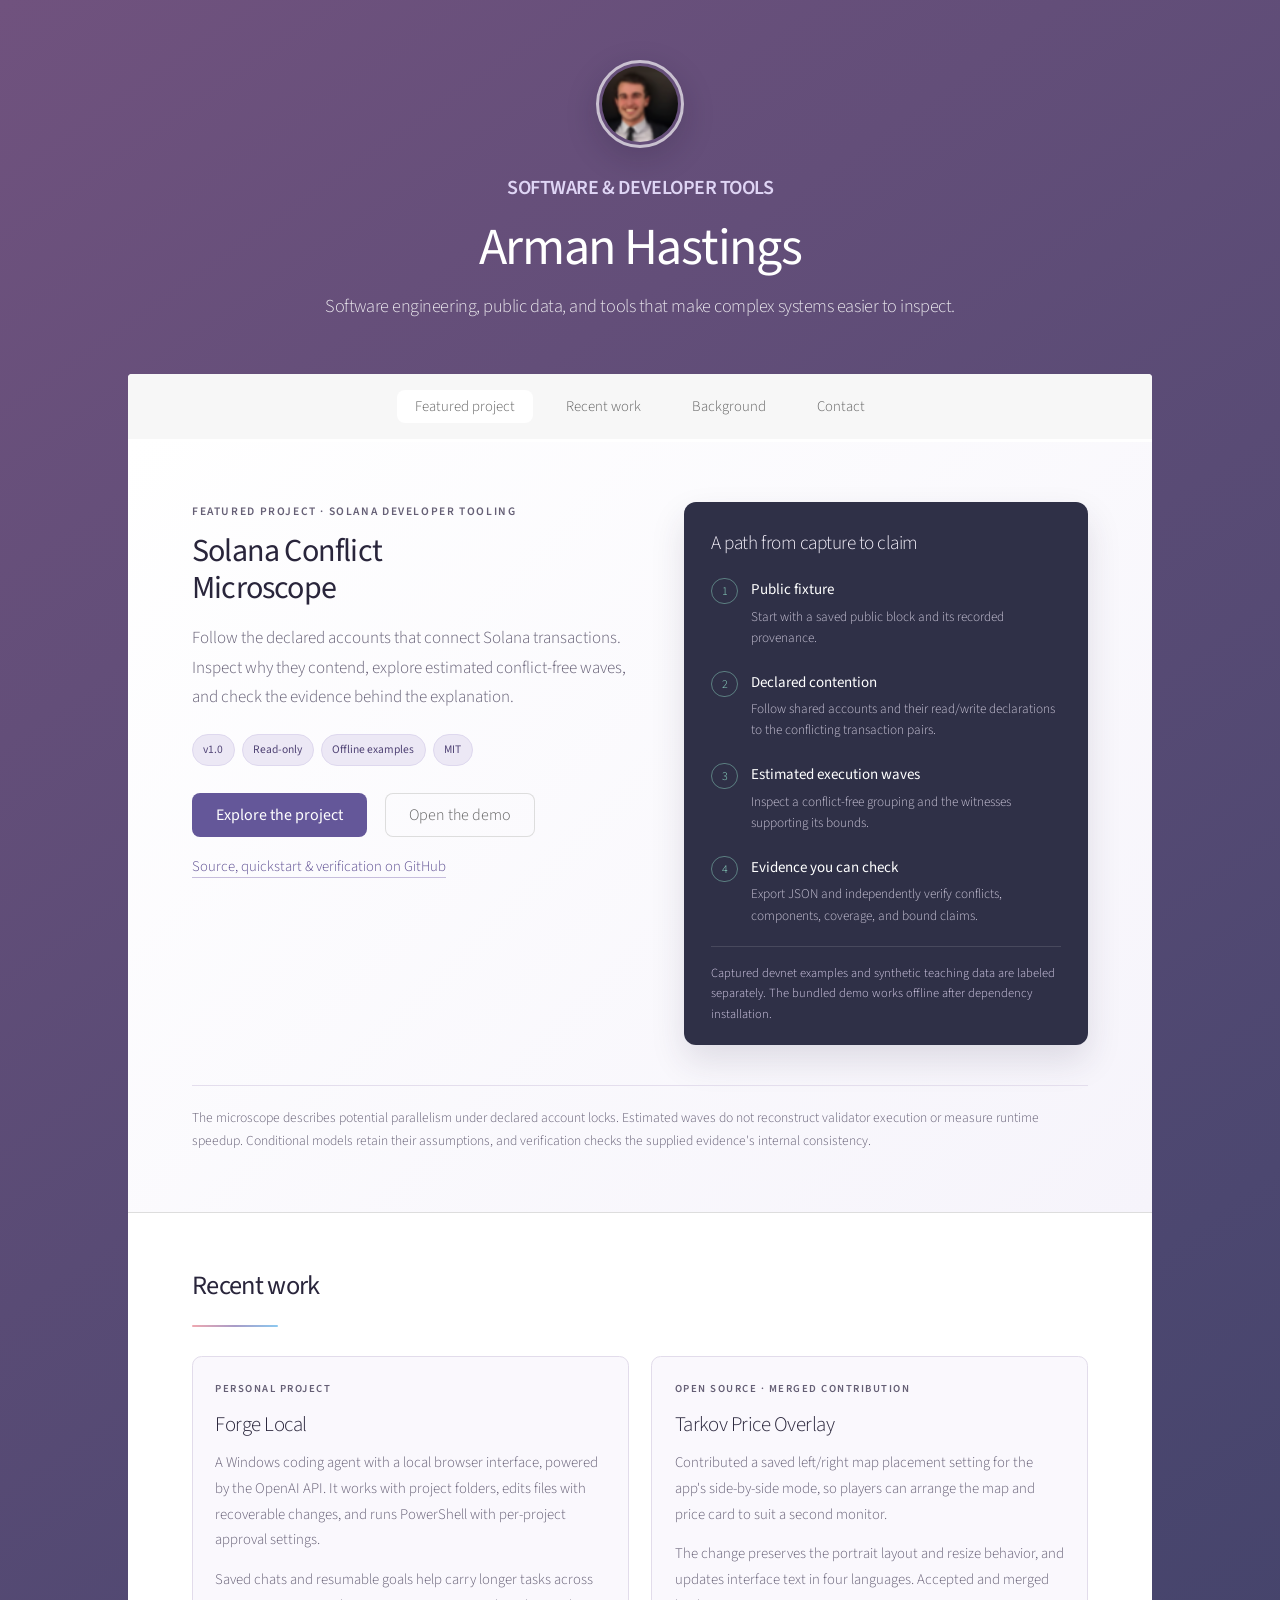
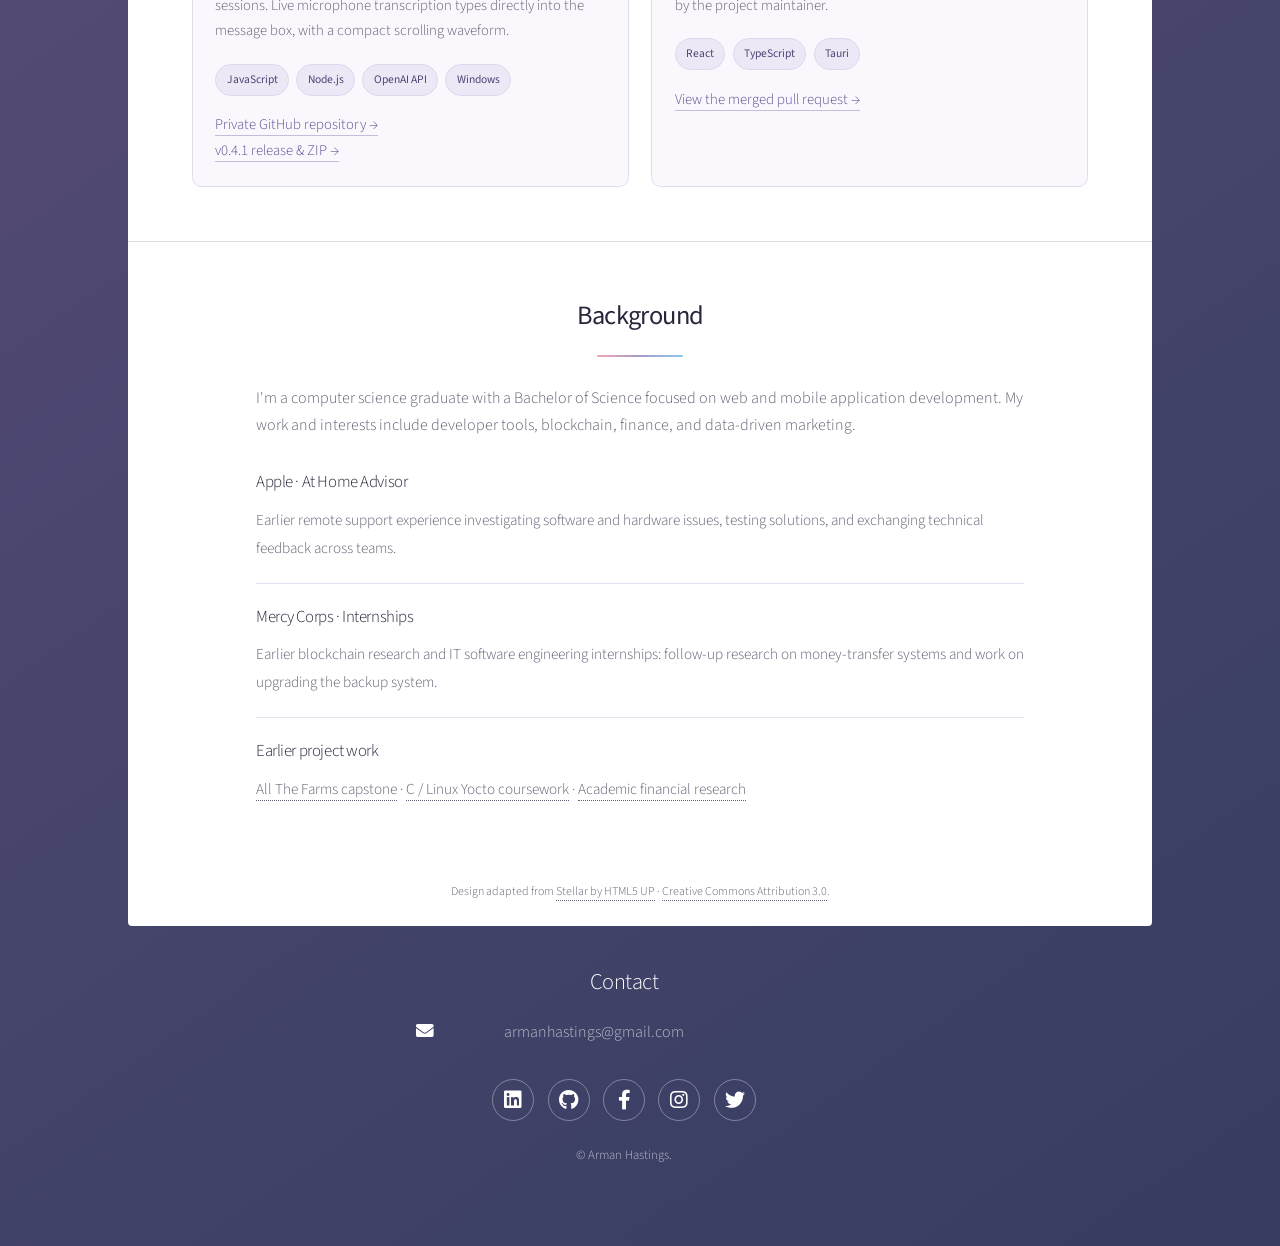
<file: index.html>
<!DOCTYPE HTML>
<!--
  Stellar by HTML5 UP
  html5up.net | @ajlkn
  Free for personal and commercial use under the CCA 3.0 license (html5up.net/license)
  Portfolio adaptation retains the original template license and attribution.
-->
<html lang="en">
  <head>
    <title>Arman Hastings — Software &amp; Developer Tools</title>
    <meta charset="utf-8" />
    <meta name="viewport" content="width=device-width, initial-scale=1" />
    <meta name="description" content="Arman Hastings: software engineering and developer tools. Explore Solana Conflict Microscope, Forge Local, and open-source contributions." />
    <meta property="og:title" content="Arman Hastings — Software &amp; Developer Tools" />
    <meta property="og:description" content="Software engineering and developer tools: Solana Conflict Microscope, Forge Local, and open-source contributions." />
    <meta property="og:type" content="website" />
    <meta property="og:url" content="https://armanhastings.com/" />
    <meta property="og:image" content="https://armanhastings.com/mstile-150x150.png" />
    <meta property="og:image:alt" content="Arman Hastings" />
    <meta name="twitter:card" content="summary" />
    <link rel="canonical" href="https://armanhastings.com/" />
    <link rel="stylesheet" href="assets/css/main.css" />
    <link rel="stylesheet" href="assets/css/portfolio.css" />
    <noscript><link rel="stylesheet" href="assets/css/noscript.css" /></noscript>
    <link rel="apple-touch-icon" sizes="60x60" href="/apple-touch-icon.png" />
    <link rel="icon" type="image/png" sizes="32x32" href="/favicon-32x32.png" />
    <link rel="icon" type="image/png" sizes="16x16" href="/favicon-16x16.png" />
    <link rel="manifest" href="/site.webmanifest" />
    <link rel="mask-icon" href="/safari-pinned-tab.svg" color="#5bbad5" />
    <meta name="msapplication-TileColor" content="#da532c" />
    <meta name="theme-color" content="#453e64" />
  </head>
  <body class="is-preload portfolio-site">
    <a class="skip-link" href="#main">Skip to selected work</a>
    <div id="wrapper">
      <header id="header" class="alt">
        <img class="profile-portrait" src="apple-touch-icon.png" width="88" height="88" alt="Arman Hastings" />
        <p class="eyebrow">Software &amp; developer tools</p>
        <h1>Arman Hastings</h1>
        <p class="hero-summary">Software engineering, public data, and tools that make complex systems easier to inspect.</p>
      </header>
      <nav id="nav" aria-label="Portfolio sections">
        <ul>
          <li><a href="#microscope" class="active">Featured project</a></li>
          <li><a href="#recent-work">Recent work</a></li>
          <li><a href="#background">Background</a></li>
          <li><a href="#cta">Contact</a></li>
        </ul>
      </nav>
      <div id="main" tabindex="-1">
        <section id="microscope" class="main portfolio-feature" aria-labelledby="microscope-title">
          <div class="featured-project">
            <div class="project-copy">
              <p class="eyebrow">Featured project · Solana developer tooling</p>
              <h2 id="microscope-title">Solana Conflict<br />Microscope</h2>
              <p class="project-lead">Follow the declared accounts that connect Solana transactions. Inspect why they contend, explore estimated conflict-free waves, and check the evidence behind the explanation.</p>
              <div class="project-tags" aria-label="Project characteristics"><span>v1.0</span><span>Read-only</span><span>Offline examples</span><span>MIT</span></div>
              <ul class="actions hero-actions">
                <li><a href="solana/" class="button primary">Explore the project</a></li>
                <li><a href="https://ahastings.github.io/solana-conflict-microscope/" class="button">Open the demo</a></li>
              </ul>
              <a class="text-link" href="https://github.com/ahastings/solana-conflict-microscope">Source, quickstart &amp; verification on GitHub</a>
            </div>
            <aside class="evidence-panel" aria-labelledby="evidence-path-title">
              <h3 id="evidence-path-title">A path from capture to claim</h3>
              <ol class="evidence-path">
                <li><span class="step-number" aria-hidden="true">1</span><div><strong>Public fixture</strong><p>Start with a saved public block and its recorded provenance.</p></div></li>
                <li><span class="step-number" aria-hidden="true">2</span><div><strong>Declared contention</strong><p>Follow shared accounts and their read/write declarations to the conflicting transaction pairs.</p></div></li>
                <li><span class="step-number" aria-hidden="true">3</span><div><strong>Estimated execution waves</strong><p>Inspect a conflict-free grouping and the witnesses supporting its bounds.</p></div></li>
                <li><span class="step-number" aria-hidden="true">4</span><div><strong>Evidence you can check</strong><p>Export JSON and independently verify conflicts, components, coverage, and bound claims.</p></div></li>
              </ol>
              <p class="evidence-caption">Captured devnet examples and synthetic teaching data are labeled separately. The bundled demo works offline after dependency installation.</p>
            </aside>
            <p class="project-boundary">The microscope describes potential parallelism under declared account locks. Estimated waves do not reconstruct validator execution or measure runtime speedup. Conditional models retain their assumptions, and verification checks the supplied evidence's internal consistency.</p>
          </div>
        </section>
        <section id="recent-work" class="main" aria-labelledby="recent-work-title">
          <header class="major"><h2 id="recent-work-title">Recent work</h2></header>
          <div class="evidence-grid recent-work-grid">
            <article>
              <p class="eyebrow">Personal project</p>
              <h3>Forge Local</h3>
              <p>A Windows coding agent with a local browser interface, powered by the OpenAI API. It works with project folders, edits files with recoverable changes, and runs PowerShell with per-project approval settings.</p>
              <p>Saved chats and resumable goals help carry longer tasks across sessions. Live microphone transcription types directly into the message box, with a compact scrolling waveform.</p>
              <div class="project-tags" aria-label="Forge Local technologies"><span>JavaScript</span><span>Node.js</span><span>OpenAI API</span><span>Windows</span></div>
              <p><a class="text-link" href="https://github.com/ahastings/forge-local">Private GitHub repository &rarr;</a><br /><a class="text-link" href="https://github.com/ahastings/forge-local/releases/tag/v0.4.1">v0.4.1 release &amp; ZIP &rarr;</a></p>
            </article>
            <article>
              <p class="eyebrow">Open source &middot; Merged contribution</p>
              <h3>Tarkov Price Overlay</h3>
              <p>Contributed a saved left/right map placement setting for the app's side-by-side mode, so players can arrange the map and price card to suit a second monitor.</p>
              <p>The change preserves the portrait layout and resize behavior, and updates interface text in four languages. Accepted and merged by the project maintainer.</p>
              <div class="project-tags" aria-label="Tarkov contribution technologies"><span>React</span><span>TypeScript</span><span>Tauri</span></div>
              <a class="text-link" href="https://github.com/pado8/tarkov-price-overlay/pull/2">View the merged pull request &rarr;</a>
            </article>
          </div>
        </section>
        <section id="background" class="main special" aria-labelledby="background-title">
          <header class="major"><h2 id="background-title">Background</h2></header>
          <div class="about-copy"><p>I'm a computer science graduate with a Bachelor of Science focused on web and mobile application development. My work and interests include developer tools, blockchain, finance, and data-driven marketing.</p></div>
          <div class="experience-list">
            <article><h3>Apple · At Home Advisor</h3><p>Earlier remote support experience investigating software and hardware issues, testing solutions, and exchanging technical feedback across teams.</p></article>
            <article><h3>Mercy Corps · Internships</h3><p>Earlier blockchain research and IT software engineering internships: follow-up research on money-transfer systems and work on upgrading the backup system.</p></article>
            <article><h3>Earlier project work</h3><p><a href="https://blogs.oregonstate.edu/hastinar/">All The Farms capstone</a> · <a href="https://github.com/ahastings/cs444-writ">C / Linux Yocto coursework</a> · <a href="https://github.com/ahastings/Oregon-State-Investment-Group-Reports-OSIG-">Academic financial research</a></p></article>
          </div>
        </section>
        <p class="template-credit">Design adapted from <a href="https://html5up.net/stellar">Stellar by HTML5 UP</a> · <a href="LICENSE.txt">Creative Commons Attribution 3.0</a>.</p>
      </div>
      <footer id="footer">
        <section id="cta" aria-labelledby="contact-title">
          <h2 id="contact-title">Contact</h2>
          <dl class="alt">
								<dt><h4 class="icon solid fa-envelope"></h4></dt>
								<dd>armanhastings@gmail.com</dd>
								<!-- <dt><h4 class="icon solid fa-phone"></h4></dt>
								<dd>() </dd>-->
							</dl>
          <ul class="icons">
								<li><a href="https://linkedin.com/in/arman-hastings/" class="icon brands fa-linkedin alt"><span class="label">Linkedin</span></a></li>
								<li><a href="https://github.com/ahastings" class="icon brands fa-github alt"><span class="label">GitHub</span></a></li>
								<li><a href="https://www.facebook.com/arman.hastings/" class="icon brands fa-facebook-f alt"><span class="label">Facebook</span></a></li>
								<li><a href="https://instagram.com/armanhastings/" class="icon brands fa-instagram alt"><span class="label">Instagram</span></a></li>
								<li><a href="https://www.twitter.com/ArmanHastings" class="icon brands fa-twitter alt"><span class="label">Twitter</span></a></li>
							</ul>
        </section>
        <p class="copyright">&copy; Arman Hastings.</p>
      </footer>
    </div>
    <script src="assets/js/jquery.min.js"></script>
			<script src="assets/js/jquery.scrollex.min.js"></script>
			<script src="assets/js/jquery.scrolly.min.js"></script>
			<script src="assets/js/browser.min.js"></script>
			<script src="assets/js/breakpoints.min.js"></script>
			<script src="assets/js/util.js"></script>
			<script src="assets/js/main.js"></script>

    <!-- Cloudflare Web Analytics --><script type='module' src='https://static.cloudflareinsights.com/beacon.min.js' data-cf-beacon='{"token": "2662871792c54b68ad1b04953e2fce45"}'></script><!-- End Cloudflare Web Analytics -->
	</body>
</html>
</file>
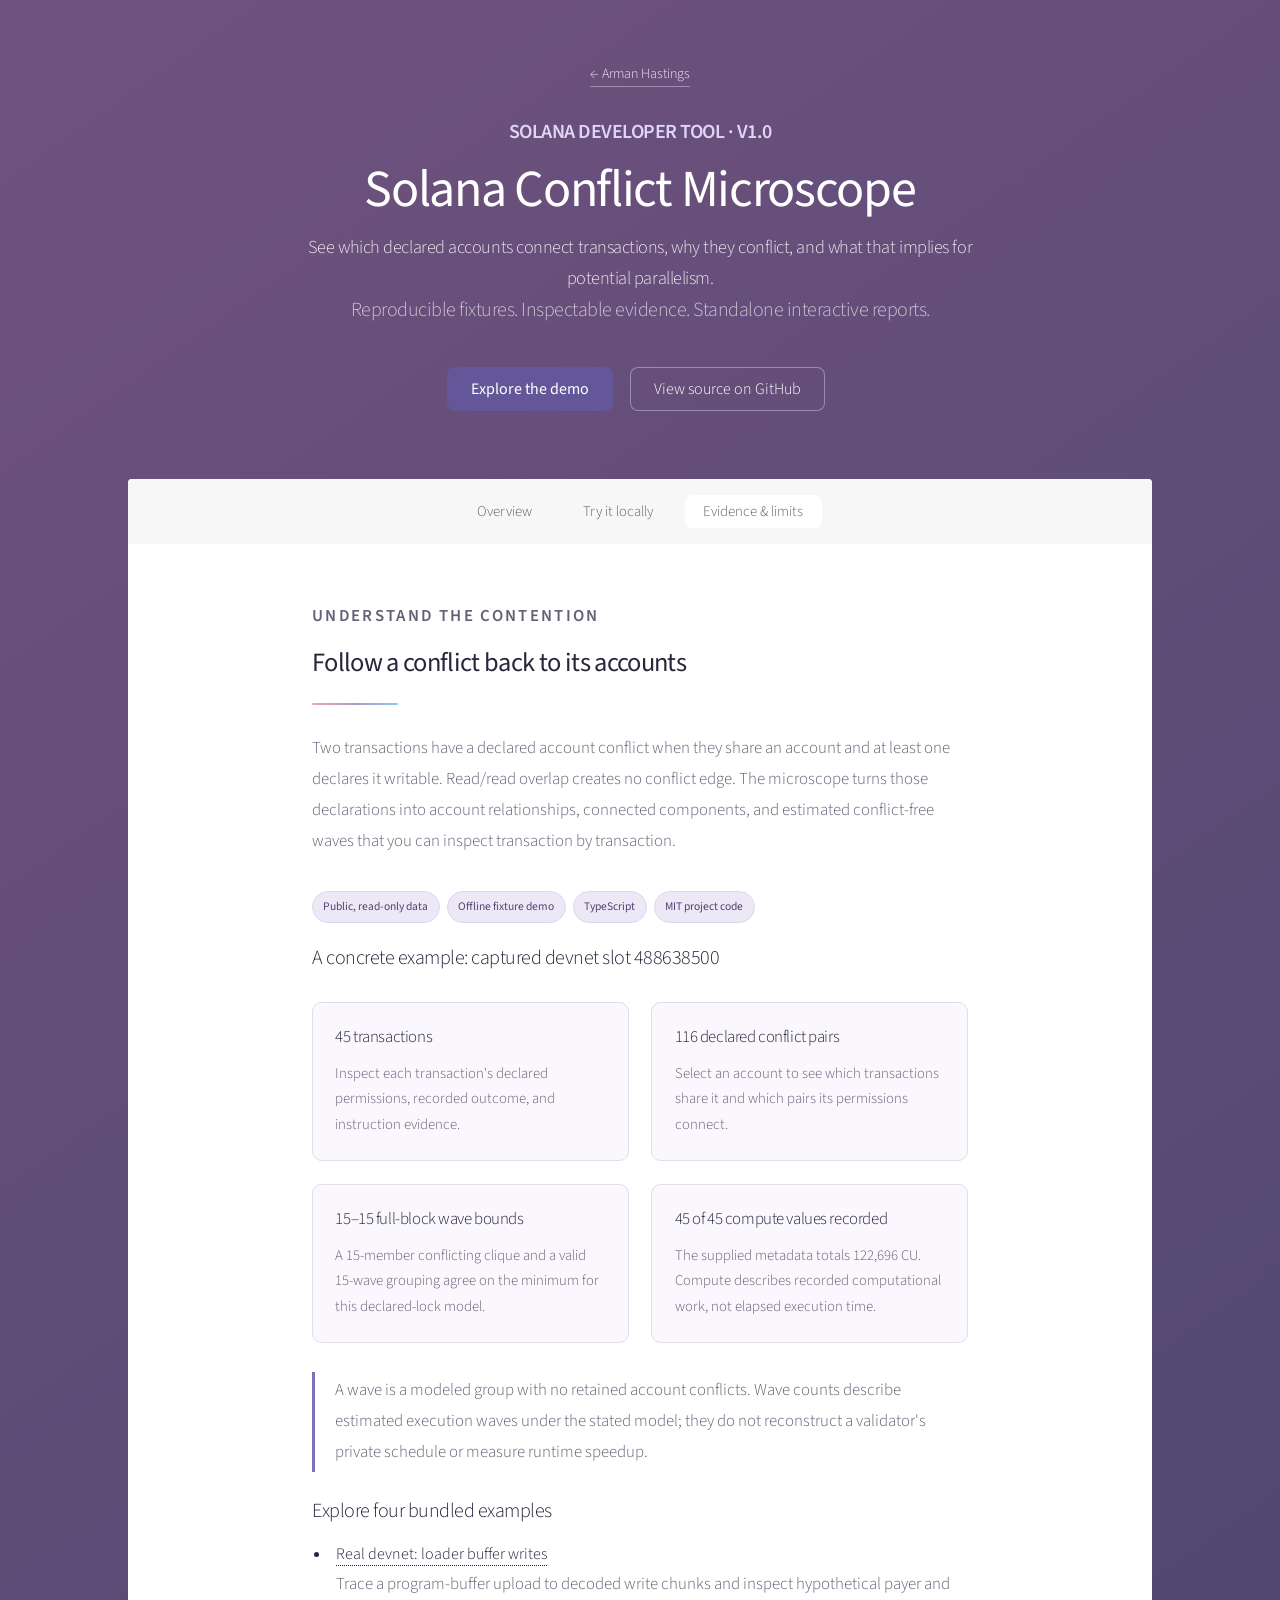
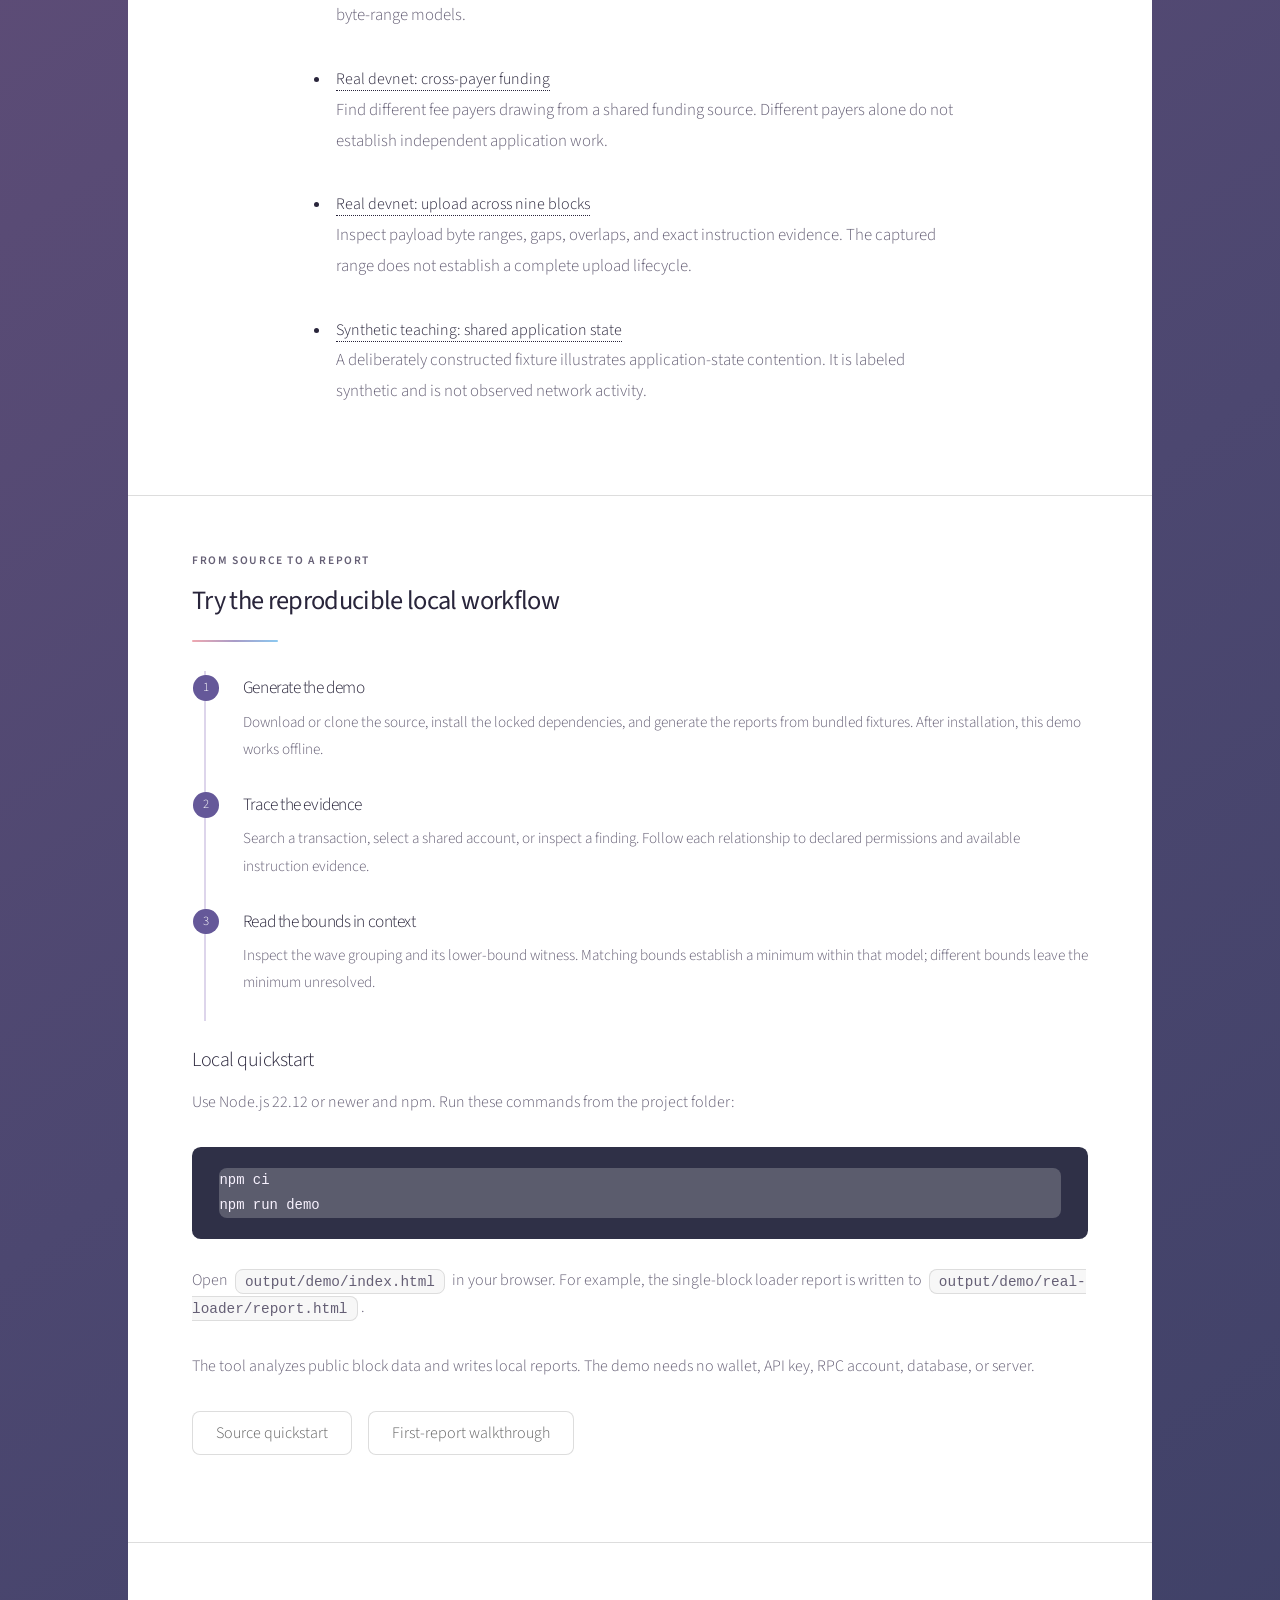
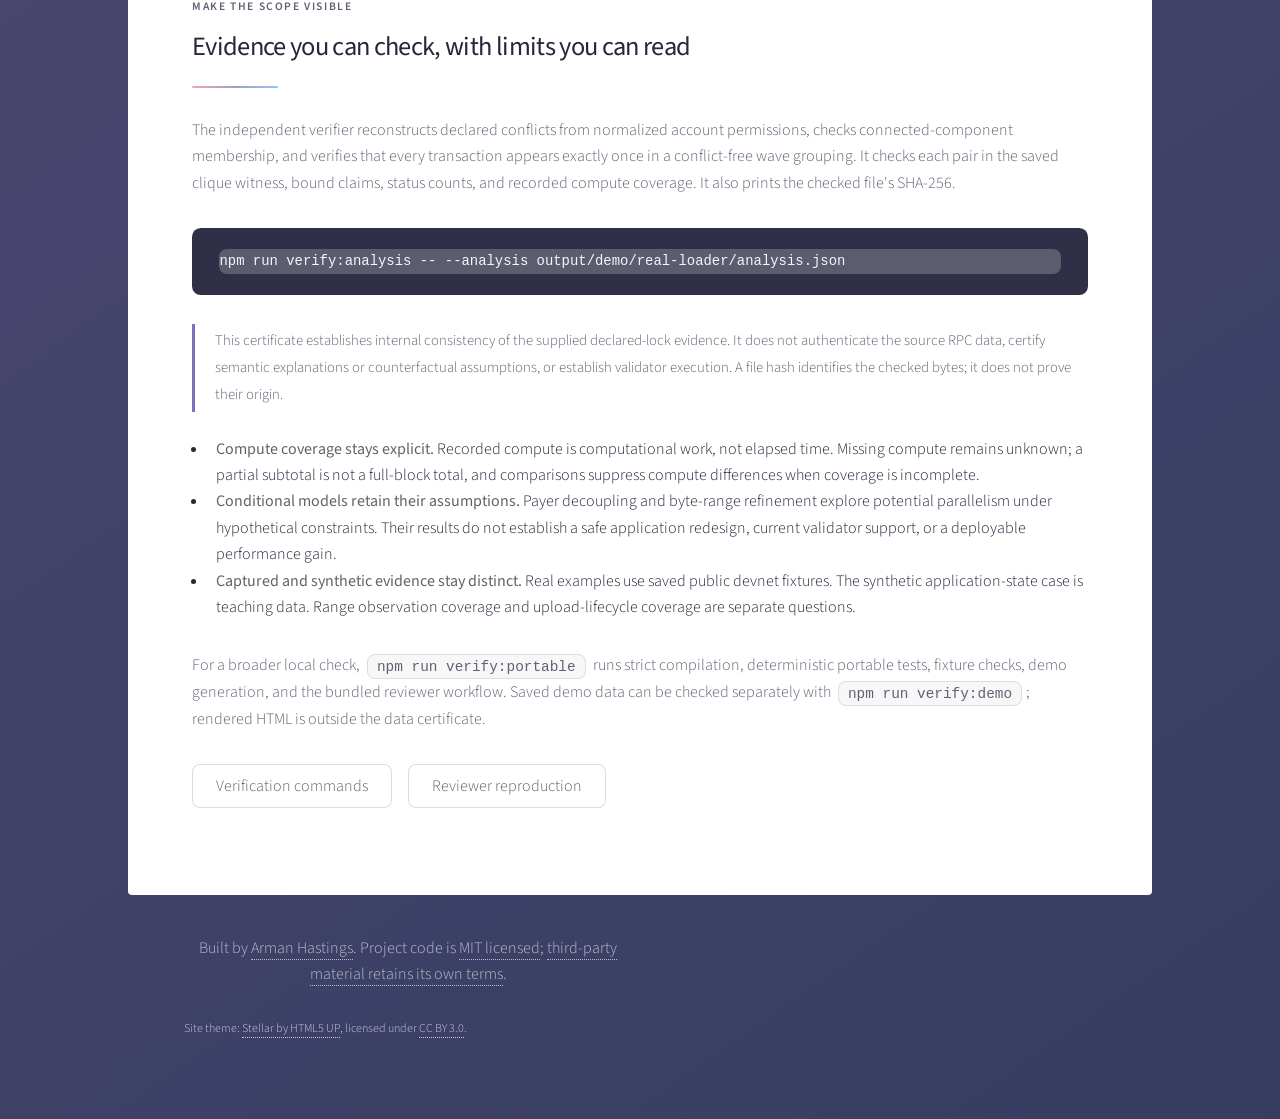
<file: solana/index.html>
<!DOCTYPE HTML>
<!--
  Stellar by HTML5 UP
  html5up.net | @ajlkn
  Free for personal and commercial use under the CCA 3.0 license (html5up.net/license)
-->
<html lang="en">
  <head>
    <title>Solana Conflict Microscope | Arman Hastings</title>
    <meta charset="utf-8" />
    <meta name="viewport" content="width=device-width, initial-scale=1" />
    <meta name="description" content="A read-only Solana developer tool for exploring declared account contention, potential parallelism, and estimated conflict-free waves through reproducible interactive reports." />
    <meta property="og:title" content="Solana Conflict Microscope | Arman Hastings" />
    <meta property="og:description" content="Inspect declared account contention and estimated execution waves with offline examples, interactive reports, and verifiable JSON evidence. Read-only. MIT." />
    <meta property="og:type" content="website" />
    <meta property="og:url" content="https://armanhastings.com/solana/" />
    <meta property="og:image" content="https://armanhastings.com/mstile-150x150.png" />
    <meta property="og:image:alt" content="Arman Hastings, creator of Solana Conflict Microscope" />
    <meta name="twitter:card" content="summary" />
    <link rel="canonical" href="https://armanhastings.com/solana/" />
    <link rel="stylesheet" href="../assets/css/main.css" />
    <link rel="stylesheet" href="../assets/css/portfolio.css" />
    <noscript><link rel="stylesheet" href="../assets/css/noscript.css" /></noscript>
    <link rel="apple-touch-icon" href="../apple-touch-icon.png" />
    <link rel="icon" type="image/png" sizes="32x32" href="../favicon-32x32.png" />
    <link rel="icon" type="image/png" sizes="16x16" href="../favicon-16x16.png" />
    <meta name="theme-color" content="#292b45" />
  </head>
  <body class="portfolio-site is-preload">
    <a class="skip-link" href="#overview">Skip to project overview</a>
    <div id="wrapper">
      <header id="header" class="alt project-header">
        <a class="return-link" href="../">&larr; Arman Hastings</a>
        <p class="eyebrow">Solana developer tool &middot; v1.0</p>
        <h1>Solana Conflict Microscope</h1>
        <p class="hero-summary">See which declared accounts connect transactions, why they conflict, and what that implies for potential parallelism.</p>
        <p>Reproducible fixtures. Inspectable evidence. Standalone interactive reports.</p>
        <ul class="actions hero-actions">
          <li><a class="button primary" href="https://ahastings.github.io/solana-conflict-microscope/">Explore the demo</a></li>
          <li><a class="button" href="https://github.com/ahastings/solana-conflict-microscope">View source on GitHub</a></li>
        </ul>
      </header>

      <nav id="nav" aria-label="Project sections">
        <ul>
          <li><a class="active" href="#overview">Overview</a></li>
          <li><a href="#workflow">Try it locally</a></li>
          <li><a href="#verification">Evidence &amp; limits</a></li>
        </ul>
      </nav>

      <div id="main">
        <section id="overview" class="main project-overview">
          <header class="major">
            <p class="eyebrow">Understand the contention</p>
            <h2>Follow a conflict back to its accounts</h2>
          </header>
          <p>Two transactions have a declared account conflict when they share an account and at least one declares it writable. Read/read overlap creates no conflict edge. The microscope turns those declarations into account relationships, connected components, and estimated conflict-free waves that you can inspect transaction by transaction.</p>
          <div class="project-tags" aria-label="Project characteristics">
            <span>Public, read-only data</span>
            <span>Offline fixture demo</span>
            <span>TypeScript</span>
            <span>MIT project code</span>
          </div>

          <h3>A concrete example: captured devnet slot 488638500</h3>
          <div class="evidence-grid">
            <article>
              <h3>45 transactions</h3>
              <p>Inspect each transaction's declared permissions, recorded outcome, and instruction evidence.</p>
            </article>
            <article>
              <h3>116 declared conflict pairs</h3>
              <p>Select an account to see which transactions share it and which pairs its permissions connect.</p>
            </article>
            <article>
              <h3>15&ndash;15 full-block wave bounds</h3>
              <p>A 15-member conflicting clique and a valid 15-wave grouping agree on the minimum for this declared-lock model.</p>
            </article>
            <article>
              <h3>45 of 45 compute values recorded</h3>
              <p>The supplied metadata totals 122,696 CU. Compute describes recorded computational work, not elapsed execution time.</p>
            </article>
          </div>
          <p class="claim-note">A wave is a modeled group with no retained account conflicts. Wave counts describe estimated execution waves under the stated model; they do not reconstruct a validator's private schedule or measure runtime speedup.</p>

          <h3>Explore four bundled examples</h3>
          <ul class="example-list">
            <li><a href="https://ahastings.github.io/solana-conflict-microscope/real-loader/report.html">Real devnet: loader buffer writes</a><p>Trace a program-buffer upload to decoded write chunks and inspect hypothetical payer and byte-range models.</p></li>
            <li><a href="https://ahastings.github.io/solana-conflict-microscope/real-funding/report.html">Real devnet: cross-payer funding</a><p>Find different fee payers drawing from a shared funding source. Different payers alone do not establish independent application work.</p></li>
            <li><a href="https://ahastings.github.io/solana-conflict-microscope/multi-block-upload/range-report.html">Real devnet: upload across nine blocks</a><p>Inspect payload byte ranges, gaps, overlaps, and exact instruction evidence. The captured range does not establish a complete upload lifecycle.</p></li>
            <li><a href="https://ahastings.github.io/solana-conflict-microscope/synthetic-teaching/report.html">Synthetic teaching: shared application state</a><p>A deliberately constructed fixture illustrates application-state contention. It is labeled synthetic and is not observed network activity.</p></li>
          </ul>
        </section>

        <section id="workflow" class="main">
          <header class="major">
            <p class="eyebrow">From source to a report</p>
            <h2>Try the reproducible local workflow</h2>
          </header>
          <ol class="workflow-steps">
            <li><h3>Generate the demo</h3><p>Download or clone the source, install the locked dependencies, and generate the reports from bundled fixtures. After installation, this demo works offline.</p></li>
            <li><h3>Trace the evidence</h3><p>Search a transaction, select a shared account, or inspect a finding. Follow each relationship to declared permissions and available instruction evidence.</p></li>
            <li><h3>Read the bounds in context</h3><p>Inspect the wave grouping and its lower-bound witness. Matching bounds establish a minimum within that model; different bounds leave the minimum unresolved.</p></li>
          </ol>
          <div class="quickstart">
            <h3>Local quickstart</h3>
            <p>Use Node.js 22.12 or newer and npm. Run these commands from the project folder:</p>
            <pre><code>npm ci
npm run demo</code></pre>
            <p>Open <code>output/demo/index.html</code> in your browser. For example, the single-block loader report is written to <code>output/demo/real-loader/report.html</code>.</p>
          </div>
          <p>The tool analyzes public block data and writes local reports. The demo needs no wallet, API key, RPC account, database, or server.</p>
          <ul class="actions">
            <li><a class="button" href="https://github.com/ahastings/solana-conflict-microscope#try-it-locally">Source quickstart</a></li>
            <li><a class="button" href="https://github.com/ahastings/solana-conflict-microscope/blob/main/docs/guides/READING-REPORTS.md">First-report walkthrough</a></li>
          </ul>
        </section>

        <section id="verification" class="main">
          <header class="major">
            <p class="eyebrow">Make the scope visible</p>
            <h2>Evidence you can check, with limits you can read</h2>
          </header>
          <p>The independent verifier reconstructs declared conflicts from normalized account permissions, checks connected-component membership, and verifies that every transaction appears exactly once in a conflict-free wave grouping. It checks each pair in the saved clique witness, bound claims, status counts, and recorded compute coverage. It also prints the checked file's SHA-256.</p>
          <div class="quickstart">
            <pre><code>npm run verify:analysis -- --analysis output/demo/real-loader/analysis.json</code></pre>
          </div>
          <p class="claim-note">This certificate establishes internal consistency of the supplied declared-lock evidence. It does not authenticate the source RPC data, certify semantic explanations or counterfactual assumptions, or establish validator execution. A file hash identifies the checked bytes; it does not prove their origin.</p>
          <ul>
            <li><strong>Compute coverage stays explicit.</strong> Recorded compute is computational work, not elapsed time. Missing compute remains unknown; a partial subtotal is not a full-block total, and comparisons suppress compute differences when coverage is incomplete.</li>
            <li><strong>Conditional models retain their assumptions.</strong> Payer decoupling and byte-range refinement explore potential parallelism under hypothetical constraints. Their results do not establish a safe application redesign, current validator support, or a deployable performance gain.</li>
            <li><strong>Captured and synthetic evidence stay distinct.</strong> Real examples use saved public devnet fixtures. The synthetic application-state case is teaching data. Range observation coverage and upload-lifecycle coverage are separate questions.</li>
          </ul>
          <p>For a broader local check, <code>npm run verify:portable</code> runs strict compilation, deterministic portable tests, fixture checks, demo generation, and the bundled reviewer workflow. Saved demo data can be checked separately with <code>npm run verify:demo</code>; rendered HTML is outside the data certificate.</p>
          <ul class="actions">
            <li><a class="button" href="https://github.com/ahastings/solana-conflict-microscope#verify-exported-declared-lock-evidence">Verification commands</a></li>
            <li><a class="button" href="https://github.com/ahastings/solana-conflict-microscope/blob/main/docs/guides/REVIEWER-REPRODUCTION.md">Reviewer reproduction</a></li>
          </ul>
        </section>
      </div>

      <footer id="footer">
        <p>Built by <a href="../">Arman Hastings</a>. Project code is <a href="https://github.com/ahastings/solana-conflict-microscope/blob/main/LICENSE">MIT licensed</a>; <a href="https://github.com/ahastings/solana-conflict-microscope/blob/main/docs/guides/THIRD-PARTY-INVENTORY.md">third-party material retains its own terms</a>.</p>
        <p class="template-credit">Site theme: <a href="https://html5up.net/stellar">Stellar by HTML5 UP</a>, licensed under <a href="https://creativecommons.org/licenses/by/3.0/">CC BY 3.0</a>.</p>
      </footer>
    </div>
    <script src="../assets/js/jquery.min.js"></script>
    <script src="../assets/js/jquery.scrollex.min.js"></script>
    <script src="../assets/js/jquery.scrolly.min.js"></script>
    <script src="../assets/js/browser.min.js"></script>
    <script src="../assets/js/breakpoints.min.js"></script>
    <script src="../assets/js/util.js"></script>
    <script src="../assets/js/main.js"></script>
    <!-- Cloudflare Web Analytics --><script type='module' src='https://static.cloudflareinsights.com/beacon.min.js' data-cf-beacon='{"token": "2662871792c54b68ad1b04953e2fce45"}'></script><!-- End Cloudflare Web Analytics -->
  </body>
</html>
</file>
<file: assets/css/portfolio.css>
/* Portfolio additions to Stellar by HTML5 UP. Original theme and license retained. */
:root{--portfolio-ink:#29253b;--portfolio-muted:#655f75;--portfolio-accent:#62539c;--portfolio-mint:#91dec8}
html{scroll-behavior:smooth}
body.portfolio-site{background-color:#453e64;background-image:linear-gradient(145deg,#70527e 0%,#4c4770 55%,#363d61 100%)}
.portfolio-site h1,.portfolio-site h2,.portfolio-site h3{letter-spacing:-.025em}
.portfolio-site a:focus-visible,.portfolio-site button:focus-visible{outline:3px solid #d9ae5f;outline-offset:5px}
.portfolio-site .skip-link{position:absolute;top:1rem;left:1rem;z-index:1000;transform:translateY(-180%);padding:.6rem 1rem;background:#fff;color:var(--portfolio-ink);border-radius:.35rem}
.portfolio-site .skip-link:focus{transform:translateY(0)}
.portfolio-site #header.alt{padding:3.75rem 4rem 3.25rem}
.portfolio-site #header .profile-portrait{width:88px;height:88px;object-fit:cover;border-radius:50%;border:3px solid rgba(255,255,255,.65);box-shadow:0 10px 32px rgba(20,17,40,.18);margin:0 0 1rem}
.portfolio-site #header h1{font-weight:400;margin:0 0 .7rem}
.portfolio-site #header.alt>*{opacity:1!important;transform:none!important;transition:none}
.portfolio-site #header .hero-summary{font-size:1.14rem;line-height:1.7;max-width:43rem;margin:0 auto;color:rgba(255,255,255,.86)}
.portfolio-site .eyebrow{font-size:.72rem;font-weight:600;letter-spacing:.14em;text-transform:uppercase;margin:0 0 .75rem;color:var(--portfolio-accent)}
.portfolio-site #header .eyebrow{color:#dfd5f5}
.portfolio-site #nav{padding:1rem}
.portfolio-site #nav ul li a{font-size:.92rem}
.portfolio-site #main{color:var(--portfolio-ink);overflow:hidden}
.portfolio-site #main p{color:var(--portfolio-muted)}
.portfolio-site #main h2,.portfolio-site #main h3{color:var(--portfolio-ink)}
.portfolio-site #main>.main{padding:3.4rem 4rem}
.portfolio-site #main>.main.portfolio-feature{background:linear-gradient(135deg,#fff 0%,#f6f4fb 100%);padding:3.75rem 4rem}
.portfolio-site .featured-project{display:grid;grid-template-columns:1.12fr 1fr;gap:2.5rem;align-items:start}
.portfolio-site .project-copy h2{font-size:2rem;line-height:1.15;max-width:26rem;margin:0 0 1.1rem;font-weight:400}
.portfolio-site .project-copy .project-lead{font-size:1.06rem;line-height:1.75;margin-bottom:1.3rem}
.portfolio-site .project-tags{display:flex;flex-wrap:wrap;gap:.45rem;margin:1.25rem 0}
.portfolio-site .project-tags span{font-size:.72rem;line-height:1.2;padding:.5rem .65rem;background:#ece8f5;color:#514476;border:1px solid #ded8ee;border-radius:2rem;font-weight:400}
.portfolio-site .hero-actions{margin:1.7rem 0 1rem;gap:.6rem;flex-wrap:wrap}
.portfolio-site .hero-actions li{padding-left:0;padding-right:.5rem}
.portfolio-site #main .button.primary,.portfolio-site #header .button.primary{background:#645799;color:#fff!important;box-shadow:none;font-weight:400}
.portfolio-site #main .button.primary:hover,.portfolio-site #header .button.primary:hover{background:#7668aa}
.portfolio-site .text-link{font-size:.92rem;color:#5e4f92;border-bottom:1px solid #c6bddc}
.portfolio-site .evidence-panel{border-radius:.75rem;background:#2f3047;color:#f4f0fa;padding:1.7rem 1.7rem 1.25rem;box-shadow:0 16px 34px rgba(46,38,71,.13)}
.portfolio-site #main .evidence-panel h3{color:#f4f0fa;font-size:1.2rem;margin:0 0 1.25rem}
.portfolio-site .evidence-path{list-style:none;margin:0;padding:0}
.portfolio-site .evidence-path li{display:grid;grid-template-columns:1.7rem 1fr;gap:.8rem;padding:0 0 1.1rem;position:relative}
.portfolio-site .evidence-path li+li{padding-top:.3rem}
.portfolio-site .evidence-path .step-number{font-size:.75rem;line-height:1.65rem;color:var(--portfolio-mint);border:1px solid rgba(145,222,200,.45);border-radius:50%;height:1.65rem;width:1.65rem;text-align:center}
.portfolio-site #main .evidence-path strong{display:block;font-size:.94rem;font-weight:400;color:#fff}
.portfolio-site #main .evidence-path p{color:#c9c4d7;font-size:.83rem;line-height:1.6;margin:.18rem 0 0}
.portfolio-site #main .evidence-caption{font-size:.78rem;line-height:1.65;color:#d5cce8;border-top:1px solid rgba(255,255,255,.12);padding-top:1rem;margin:.15rem 0 0}
.portfolio-site .project-boundary{grid-column:1/-1;border-top:1px solid #e4deed;padding-top:1.25rem;font-size:.85rem;line-height:1.7;margin:0}
.portfolio-site .about-copy{max-width:48rem;margin:0 auto;text-align:left}
.portfolio-site header.major{margin-bottom:1.8rem}
.portfolio-site header.major h2{font-size:1.65rem;font-weight:400}
.portfolio-site .section-context{font-size:.87rem;max-width:42rem;margin:0 auto 1.8rem}
.portfolio-site .older-work{display:grid;grid-template-columns:repeat(3,minmax(0,1fr));gap:1.6rem;list-style:none;margin:0;padding:0;text-align:left}
.portfolio-site .older-work li{padding:0;min-width:0}
.portfolio-site .older-work h3{font-size:1.08rem;margin:0 0 .75rem}
.portfolio-site .older-work p{font-size:.91rem;line-height:1.75;margin-bottom:1rem}
.portfolio-site .older-work .work-kicker{color:var(--portfolio-accent);font-size:.7rem;text-transform:uppercase;letter-spacing:.12em;margin-bottom:.6rem}
.portfolio-site .older-work .work-image{width:100%;max-width:202px;border-radius:.35rem;display:block;margin:1rem 0}
.portfolio-site .experience-list{max-width:48rem;margin:auto;text-align:left}
.portfolio-site .experience-list article{border-top:1px solid #e5deee;padding:1.3rem 0}
.portfolio-site .experience-list article:first-child{border-top:0;padding-top:0}
.portfolio-site .experience-list h3{font-size:1.05rem;margin-bottom:.65rem}
.portfolio-site .experience-list p{margin:0;font-size:.95rem;line-height:1.85}
.portfolio-site .template-credit{font-size:.75rem;text-align:center;margin:0;padding:.25rem 1rem 1.5rem;color:#736b82}
.portfolio-site .template-credit a{color:inherit}
.portfolio-site .project-header .return-link{display:inline-block;font-size:.88rem;color:#eee7fa;margin-bottom:1.8rem;border-bottom:1px solid rgba(255,255,255,.35)}
.portfolio-site .project-header .hero-actions{justify-content:center}
.portfolio-site .project-header h1{font-size:clamp(2rem,4.7vw,3.2rem);line-height:1.15;max-width:50rem;margin-left:auto!important;margin-right:auto!important}
.portfolio-site .project-overview{max-width:49rem;margin:auto}
.portfolio-site .project-overview p{font-size:1.05rem;line-height:1.85}
.portfolio-site .evidence-grid{display:grid;grid-template-columns:repeat(2,minmax(0,1fr));gap:1.4rem;margin:1.8rem 0}
.portfolio-site .evidence-grid article{padding:1.4rem;border:1px solid #e2dceb;border-radius:.6rem;background:#faf8fd}
.portfolio-site .evidence-grid h3{font-size:1.05rem;margin-bottom:.65rem}
.portfolio-site .evidence-grid p{font-size:.92rem;line-height:1.75;margin:0}
.portfolio-site .recent-work-grid{margin-bottom:0}
.portfolio-site .recent-work-grid .eyebrow{font-size:.67rem;line-height:1.6;margin-bottom:.75rem;color:var(--portfolio-accent)}
.portfolio-site .recent-work-grid h3{font-size:1.3rem}
.portfolio-site .recent-work-grid p+p{margin-top:.85rem}
.portfolio-site .recent-work-grid .project-tags{margin-bottom:1rem}
.portfolio-site .workflow-steps{list-style:none;padding:0;margin:1.5rem 0;counter-reset:workflow}
.portfolio-site .workflow-steps li{counter-increment:workflow;position:relative;border-left:2px solid #ddd5eb;padding:.3rem 0 1.5rem 2.3rem;margin-left:.75rem}
.portfolio-site .workflow-steps li:before{content:counter(workflow);position:absolute;left:-.8rem;top:.3rem;background:#655899;color:#fff;border-radius:50%;width:1.6rem;height:1.6rem;font-size:.8rem;text-align:center;line-height:1.6rem}
.portfolio-site .workflow-steps h3{font-size:1.08rem;margin-bottom:.45rem}
.portfolio-site .workflow-steps p{margin:0;font-size:.95rem;line-height:1.8}
.portfolio-site .claim-note{border-left:3px solid #8070b7;padding:.2rem 0 .2rem 1.25rem;font-size:.92rem;line-height:1.85;margin:1.5rem 0}
.portfolio-site .quickstart pre{background:#2f3047;color:#f8f2ff;border-radius:.55rem;padding:1.3rem 1.5rem;overflow:auto}
.portfolio-site .quickstart pre code{color:inherit;border:0;background:transparent;padding:0;font-size:.87rem;line-height:1.8}
.portfolio-site .example-list{padding-left:1.2rem;line-height:1.85}
.portfolio-site .example-list li{padding-left:.3rem;margin-bottom:.8rem}
.portfolio-site .example-list strong{font-weight:400;color:var(--portfolio-ink)}
.portfolio-site #footer .template-credit{color:rgba(255,255,255,.72);padding:0;text-align:left}
.portfolio-site #footer{display:block;padding:2.5rem 4rem 2rem;text-align:center}
.portfolio-site #footer>section{width:auto;margin:0}
.portfolio-site #footer h2{font-size:1.4rem;margin-bottom:1.2rem}
.portfolio-site #footer dl.alt{max-width:26rem;margin:0 auto;text-align:left}
.portfolio-site #footer .icons{margin:1.25rem 0 0}
.portfolio-site #footer .copyright{margin:1.5rem 0 0;padding:0}
@media(max-width:980px){.portfolio-site #header.alt{padding:3rem 2.5rem}.portfolio-site #main>.main,.portfolio-site #main>.main.portfolio-feature{padding:2.8rem 2.5rem}.portfolio-site .featured-project{gap:1.7rem}.portfolio-site .older-work{gap:1.2rem}}
@media(max-width:736px){.portfolio-site #header.alt{padding:2.6rem 1.4rem 2.3rem}.portfolio-site #header h1{font-size:2.5rem}.portfolio-site #header .hero-summary{font-size:1.01rem}.portfolio-site #main>.main,.portfolio-site #main>.main.portfolio-feature{padding:2.4rem 1.5rem}.portfolio-site .featured-project,.portfolio-site .older-work,.portfolio-site .evidence-grid{grid-template-columns:1fr}.portfolio-site .project-copy h2{font-size:1.8rem}.portfolio-site .evidence-panel{padding:1.5rem}.portfolio-site .older-work li+li{border-top:1px solid #e5deee;padding-top:1.4rem}.portfolio-site .project-boundary{grid-column:1}.portfolio-site .hero-actions{display:flex;align-items:stretch;gap:.65rem}.portfolio-site .hero-actions li{padding:0}.portfolio-site .hero-actions .button{font-size:.85rem}.portfolio-site #nav{padding:.7rem .35rem}.portfolio-site #nav ul li a{font-size:.78rem;padding:0 .7rem;min-width:0}.portfolio-site .project-header h1{font-size:2.25rem}}
@media(max-width:736px){.portfolio-site #footer{padding:2rem 1.5rem 1.5rem}.portfolio-site #footer dl.alt{max-width:100%}}
@media(prefers-reduced-motion:reduce){html{scroll-behavior:auto}.portfolio-site *{animation:none!important;transition:none!important}}
</file>
<file: assets/css/noscript.css>
/*
	Stellar by HTML5 UP
	html5up.net | @ajlkn
	Free for personal and commercial use under the CCA 3.0 license (html5up.net/license)
*/

/* Header */

	body.is-preload #header.alt > * {
		opacity: 1;
	}

	body.is-preload #header.alt .logo {
		-moz-transform: none;
		-webkit-transform: none;
		-ms-transform: none;
		transform: none;
	}
</file>
<file: assets/css/main.css>
@import url(fontawesome-all.min.css);
@import 'https://fonts.googleapis.com/css?family=Source+Sans+Pro:300,400';

/*
	Stellar by HTML5 UP
	html5up.net | @ajlkn
	Free for personal and commercial use under the CCA 3.0 license (html5up.net/license)
*/

html, body, div, span, applet, object,
iframe, h1, h2, h3, h4, h5, h6, p, blockquote,
pre, a, abbr, acronym, address, big, cite,
code, del, dfn, em, img, ins, kbd, q, s, samp,
small, strike, strong, sub, sup, tt, var, b,
u, i, center, dl, dt, dd, ol, ul, li, fieldset,
form, label, legend, table, caption, tbody,
tfoot, thead, tr, th, td, article, aside,
canvas, details, embed, figure, figcaption,
footer, header, hgroup, menu, nav, output, ruby,
section, summary, time, mark, audio, video {
	margin: 0;
	padding: 0;
	border: 0;
	font-size: 100%;
	font: inherit;
	vertical-align: baseline;}

article, aside, details, figcaption, figure,
footer, header, hgroup, menu, nav, section {
	display: block;}

body {
	line-height: 1;
}

ol, ul {
	list-style: none;
}

blockquote, q {
	quotes: none;
}

	blockquote:before, blockquote:after, q:before, q:after {
		content: '';
		content: none;
	}

table {
	border-collapse: collapse;
	border-spacing: 0;
}

body {
	-webkit-text-size-adjust: none;
}

mark {
	background-color: transparent;
	color: inherit;
}

input::-moz-focus-inner {
	border: 0;
	padding: 0;
}

input, select, textarea {
	-moz-appearance: none;
	-webkit-appearance: none;
	-ms-appearance: none;
	appearance: none;
}

/* Basic */

	@-ms-viewport {
		width: device-width;
	}

	body {
		-ms-overflow-style: scrollbar;
	}

	@media screen and (max-width: 480px) {

		html, body {
			min-width: 320px;
		}

	}

	html {
		box-sizing: border-box;
	}

	*, *:before, *:after {
		box-sizing: inherit;
	}

	body {
		background-color: #935d8c;
		background-image: url("images/overlay.png"), -moz-linear-gradient(45deg, #e37682 15%, #5f4d93 85%);
		background-image: url("images/overlay.png"), -webkit-linear-gradient(45deg, #e37682 15%, #5f4d93 85%);
		background-image: url("images/overlay.png"), -ms-linear-gradient(45deg, #e37682 15%, #5f4d93 85%);
		background-image: url("images/overlay.png"), linear-gradient(45deg, #e37682 15%, #5f4d93 85%);
	}

		body.is-preload *, body.is-preload *:before, body.is-preload *:after {
			-moz-animation: none !important;
			-webkit-animation: none !important;
			-ms-animation: none !important;
			animation: none !important;
			-moz-transition: none !important;
			-webkit-transition: none !important;
			-ms-transition: none !important;
			transition: none !important;
		}

	/* Cards Start */
	* { box-sizing: border-box; }
	body{
		background: #3d4552;
		font-family: arial;
		font-size: 12px;
		color: #fff;
	}
	
	a {
	  text-decoration: none;
	}
	
	img {
		border: 1px solid #d2d2d2;
		padding: 3px;
		box-shadow: 0 0 15px rgba(0,0,0,.1);
	}
	
	.pic-container {
		max-width: 162px;
		max-height: 210px;
		margin: 70px;     
	}
	
	.pic {
		background: #fff;
		position: absolute;
		transition: all 0.2s ease;
		
		backface-visibility:hidden;}
	
	.pix:nth-child(1) {
		z-index: 1;
		
	}
	
	.pic:nth-child(2) {
		z-index: 2;
		
	}
	
	.pic:nth-child(3) {
		z-index: 3;
	}
	
	.pix:nth-child(4) {
		z-index: 4;
	}
	
	.pic:nth-child(5) {
		z-index: 5;
	}
	
	.pic:nth-child(6) {
		z-index: 6;
	}
	
	.pic-container:hover .pic:nth-child(1) {
		transform: rotate(0deg);
		transition: all 1.30s ease;
	
	}
	
	.pic-container:hover .pic:nth-child(2) {
		transform: rotate(15deg);
		transition: all 1.0s ease;
	
	}
	
	.pic-container:hover .pic:nth-child(3) {
		transform: rotate(22deg);
		transition: all 0.45s ease;
	
	}
	.pic-container:hover .pic:nth-child(4) {
		transform: rotate(7deg);
		transition: all 1.15s ease;
		
	}
	
	.pic-container:hover .pic:nth-child(5) {
		transform: rotate(29deg);
		transition: all 0.30s ease;
	}
	
	.pic-container:hover .pic:nth-child(6) {
		transform: rotate(36deg);
		transition: all 0.15s ease;
	}
	
	.pic-caption {
		background: #949494;
		padding: 10px 15px;
		color: #fff;
		font-size: 16px;
		position: relative;
		z-index: 10;
		top:150px;
		left: 30px;
		border-radius: 3px;
		transition: top 0.75s ease;
		opacity: 0;
	}
	
	.pic-caption:hover {
		background: #d2e0e1;
	}
	.pic-container:hover .pic-caption {
		top: 200px;
		left:30px;
		
		opacity: 1;
	}
	/* Cards end */

/* Type */

	body {
		background-color: #935d8c;
		color: rgba(255, 255, 255, 0.65);
	}

	body, input, select, textarea {
		font-family: "Source Sans Pro", Helvetica, sans-serif;
		font-size: 17pt;
		font-weight: 300;
		line-height: 1.65;
	}

		@media screen and (max-width: 1680px) {

			body, input, select, textarea {
				font-size: 14pt;
			}

		}

		@media screen and (max-width: 1280px) {

			body, input, select, textarea {
				font-size: 12pt;
			}

		}

		@media screen and (max-width: 360px) {

			body, input, select, textarea {
				font-size: 11pt;
			}

		}

	a {
		-moz-transition: color 0.2s ease, border-bottom 0.2s ease;
		-webkit-transition: color 0.2s ease, border-bottom 0.2s ease;
		-ms-transition: color 0.2s ease, border-bottom 0.2s ease;
		transition: color 0.2s ease, border-bottom 0.2s ease;
		text-decoration: none;
		border-bottom: dotted 1px;
		color: inherit;
	}

		a:hover {
			border-bottom-color: transparent;
		}

	strong, b {
		font-weight: 400;
	}

	em, i {
		font-style: italic;
	}

	p {
		margin: 0 0 2em 0;
	}

		p.content {
			-moz-columns: 20em 2;
			-webkit-columns: 20em 2;
			-ms-columns: 20em 2;
			columns: 20em 2;
			-moz-column-gap: 2em;
			-webkit-column-gap: 2em;
			-ms-column-gap: 2em;
			column-gap: 2em;
			text-align: justify;
		}

	h1, h2, h3, h4, h5, h6 {
		font-weight: 300;
		line-height: 1.5;
		margin: 0 0 0.7em 0;
		letter-spacing: -0.025em;
	}

		h1 a, h2 a, h3 a, h4 a, h5 a, h6 a {
			color: inherit;
			text-decoration: none;
		}

	h1 {
		font-size: 2.5em;
		line-height: 1.2;
	}

	h2 {
		font-size: 1.5em;
	}

	h3 {
		font-size: 1.25em;
	}

	h4 {
		font-size: 1.1em;
	}

	h5 {
		font-size: 0.9em;
	}

	h6 {
		font-size: 0.7em;
	}

	@media screen and (max-width: 736px) {

		h1 {
			font-size: 2em;
		}

	}

	sub {
		font-size: 0.8em;
		position: relative;
		top: 0.5em;
	}

	sup {
		font-size: 0.8em;
		position: relative;
		top: -0.5em;
	}

	blockquote {
		border-left: solid 4px;
		font-style: italic;
		margin: 0 0 2em 0;
		padding: 0.5em 0 0.5em 2em;
	}

	code {
		border-radius: 8px;
		border: solid 1px;
		font-family: "Courier New", monospace;
		font-size: 0.9em;
		margin: 0 0.25em;
		padding: 0.25em 0.65em;
	}

	pre {
		-webkit-overflow-scrolling: touch;
		font-family: "Courier New", monospace;
		font-size: 0.9em;
		margin: 0 0 2em 0;
	}

		pre code {
			display: block;
			line-height: 1.75;
			padding: 1em 1.5em;
			overflow-x: auto;
		}

	hr {
		border: 0;
		border-bottom: solid 1px;
		margin: 2em 0;
	}

		hr.major {
			margin: 3em 0;
		}

	.align-left {
		text-align: left;
	}

	.align-center {
		text-align: center;
	}

	.align-right {
		text-align: right;
	}

	input, select, textarea {
		color: #ffffff;
	}

	a:hover {
		color: #ffffff;
	}

	strong, b {
		color: #ffffff;
	}

	h1, h2, h3, h4, h5, h6 {
		color: #ffffff;
	}

	blockquote {
		border-left-color: rgba(255, 255, 255, 0.35);
	}

	code {
		background: rgba(255, 255, 255, 0.075);
		border-color: rgba(255, 255, 255, 0.35);
	}

	hr {
		border-bottom-color: rgba(255, 255, 255, 0.35);
	}


/* Container */

.container {
	margin: 0 auto;
	max-width: 100%;
	width: 68em;
}

	@media screen and (max-width: 1680px) {

		.container {
			width: 70em;
		}

	}

	@media screen and (max-width: 1280px) {

		.container {
			width: calc(100% - 100px);
		}

	}

	@media screen and (max-width: 980px) {

		.container {
			width: calc(100% - 100px);
		}

	}

	@media screen and (max-width: 736px) {

		.container {
			width: calc(100% - 40px);
		}

	}



/* Row */

	.row {
		display: flex;
		flex-wrap: wrap;
		box-sizing: border-box;
		align-items: stretch;
	}

		.row > * {
			box-sizing: border-box;
		}

		.row.gtr-uniform > * > :last-child {
			margin-bottom: 0;
		}

		.row.aln-left {
			justify-content: flex-start;
		}

		.row.aln-center {
			justify-content: center;
		}

		.row.aln-right {
			justify-content: flex-end;
		}

		.row.aln-top {
			align-items: flex-start;
		}

		.row.aln-middle {
			align-items: center;
		}

		.row.aln-bottom {
			align-items: flex-end;
		}

		.row > .imp {
			order: -1;
		}

		.row > .col-1 {
			width: 8.33333%;
		}

		.row > .off-1 {
			margin-left: 8.33333%;
		}

		.row > .col-2 {
			width: 16.66667%;
		}

		.row > .off-2 {
			margin-left: 16.66667%;
		}

		.row > .col-3 {
			width: 25%;
		}

		.row > .off-3 {
			margin-left: 25%;
		}

		.row > .col-4 {
			width: 33.33333%;
		}

		.row > .off-4 {
			margin-left: 33.33333%;
		}

		.row > .col-5 {
			width: 41.66667%;
		}

		.row > .off-5 {
			margin-left: 41.66667%;
		}

		.row > .col-6 {
			width: 50%;
		}

		.row > .off-6 {
			margin-left: 50%;
		}

		.row > .col-7 {
			width: 58.33333%;
		}

		.row > .off-7 {
			margin-left: 58.33333%;
		}

		.row > .col-8 {
			width: 66.66667%;
		}

		.row > .off-8 {
			margin-left: 66.66667%;
		}

		.row > .col-9 {
			width: 75%;
		}

		.row > .off-9 {
			margin-left: 75%;
		}

		.row > .col-10 {
			width: 83.33333%;
		}

		.row > .off-10 {
			margin-left: 83.33333%;
		}

		.row > .col-11 {
			width: 91.66667%;
		}

		.row > .off-11 {
			margin-left: 91.66667%;
		}

		.row > .col-12 {
			width: 100%;
		}

		.row > .off-12 {
			margin-left: 100%;
		}

		.row.gtr-0 {
			margin-top: 0;
			margin-left: 0em;
		}

			.row.gtr-0 > * {
				padding: 0 0 0 0em;
			}

			.row.gtr-0.gtr-uniform {
				margin-top: 0em;
			}

				.row.gtr-0.gtr-uniform > * {
					padding-top: 0em;
				}

		.row.gtr-25 {
			margin-top: 0;
			margin-left: -0.375em;
		}

			.row.gtr-25 > * {
				padding: 0 0 0 0.375em;
			}

			.row.gtr-25.gtr-uniform {
				margin-top: -0.375em;
			}

				.row.gtr-25.gtr-uniform > * {
					padding-top: 0.375em;
				}

		.row.gtr-50 {
			margin-top: 0;
			margin-left: -0.75em;
		}

			.row.gtr-50 > * {
				padding: 0 0 0 0.75em;
			}

			.row.gtr-50.gtr-uniform {
				margin-top: -0.75em;
			}

				.row.gtr-50.gtr-uniform > * {
					padding-top: 0.75em;
				}

		.row {
			margin-top: 0;
			margin-left: -1.5em;
		}

			.row > * {
				padding: 0 0 0 1.5em;
			}

			.row.gtr-uniform {
				margin-top: -1.5em;
			}

				.row.gtr-uniform > * {
					padding-top: 1.5em;
				}

		.row.gtr-150 {
			margin-top: 0;
			margin-left: -2.25em;
		}

			.row.gtr-150 > * {
				padding: 0 0 0 2.25em;
			}

			.row.gtr-150.gtr-uniform {
				margin-top: -2.25em;
			}

				.row.gtr-150.gtr-uniform > * {
					padding-top: 2.25em;
				}

		.row.gtr-200 {
			margin-top: 0;
			margin-left: -3em;
		}

			.row.gtr-200 > * {
				padding: 0 0 0 3em;
			}

			.row.gtr-200.gtr-uniform {
				margin-top: -3em;
			}

				.row.gtr-200.gtr-uniform > * {
					padding-top: 3em;
				}

		@media screen and (max-width: 1680px) {

			.row {
				display: flex;
				flex-wrap: wrap;
				box-sizing: border-box;
				align-items: stretch;
			}

				.row > * {
					box-sizing: border-box;
				}

				.row.gtr-uniform > * > :last-child {
					margin-bottom: 0;
				}

				.row.aln-left {
					justify-content: flex-start;
				}

				.row.aln-center {
					justify-content: center;
				}

				.row.aln-right {
					justify-content: flex-end;
				}

				.row.aln-top {
					align-items: flex-start;
				}

				.row.aln-middle {
					align-items: center;
				}

				.row.aln-bottom {
					align-items: flex-end;
				}

				.row > .imp-xlarge {
					order: -1;
				}

				.row > .col-1-xlarge {
					width: 8.33333%;
				}

				.row > .off-1-xlarge {
					margin-left: 8.33333%;
				}

				.row > .col-2-xlarge {
					width: 16.66667%;
				}

				.row > .off-2-xlarge {
					margin-left: 16.66667%;
				}

				.row > .col-3-xlarge {
					width: 25%;
				}

				.row > .off-3-xlarge {
					margin-left: 25%;
				}

				.row > .col-4-xlarge {
					width: 33.33333%;
				}

				.row > .off-4-xlarge {
					margin-left: 33.33333%;
				}

				.row > .col-5-xlarge {
					width: 41.66667%;
				}

				.row > .off-5-xlarge {
					margin-left: 41.66667%;
				}

				.row > .col-6-xlarge {
					width: 50%;
				}

				.row > .off-6-xlarge {
					margin-left: 50%;
				}

				.row > .col-7-xlarge {
					width: 58.33333%;
				}

				.row > .off-7-xlarge {
					margin-left: 58.33333%;
				}

				.row > .col-8-xlarge {
					width: 66.66667%;
				}

				.row > .off-8-xlarge {
					margin-left: 66.66667%;
				}

				.row > .col-9-xlarge {
					width: 75%;
				}

				.row > .off-9-xlarge {
					margin-left: 75%;
				}

				.row > .col-10-xlarge {
					width: 83.33333%;
				}

				.row > .off-10-xlarge {
					margin-left: 83.33333%;
				}

				.row > .col-11-xlarge {
					width: 91.66667%;
				}

				.row > .off-11-xlarge {
					margin-left: 91.66667%;
				}

				.row > .col-12-xlarge {
					width: 100%;
				}

				.row > .off-12-xlarge {
					margin-left: 100%;
				}

				.row.gtr-0 {
					margin-top: 0;
					margin-left: 0em;
				}

					.row.gtr-0 > * {
						padding: 0 0 0 0em;
					}

					.row.gtr-0.gtr-uniform {
						margin-top: 0em;
					}

						.row.gtr-0.gtr-uniform > * {
							padding-top: 0em;
						}

				.row.gtr-25 {
					margin-top: 0;
					margin-left: -0.375em;
				}

					.row.gtr-25 > * {
						padding: 0 0 0 0.375em;
					}

					.row.gtr-25.gtr-uniform {
						margin-top: -0.375em;
					}

						.row.gtr-25.gtr-uniform > * {
							padding-top: 0.375em;
						}

				.row.gtr-50 {
					margin-top: 0;
					margin-left: -0.75em;
				}

					.row.gtr-50 > * {
						padding: 0 0 0 0.75em;
					}

					.row.gtr-50.gtr-uniform {
						margin-top: -0.75em;
					}

						.row.gtr-50.gtr-uniform > * {
							padding-top: 0.75em;
						}

				.row {
					margin-top: 0;
					margin-left: -1.5em;
				}

					.row > * {
						padding: 0 0 0 1.5em;
					}

					.row.gtr-uniform {
						margin-top: -1.5em;
					}

						.row.gtr-uniform > * {
							padding-top: 1.5em;
						}

				.row.gtr-150 {
					margin-top: 0;
					margin-left: -2.25em;
				}

					.row.gtr-150 > * {
						padding: 0 0 0 2.25em;
					}

					.row.gtr-150.gtr-uniform {
						margin-top: -2.25em;
					}

						.row.gtr-150.gtr-uniform > * {
							padding-top: 2.25em;
						}

				.row.gtr-200 {
					margin-top: 0;
					margin-left: -3em;
				}

					.row.gtr-200 > * {
						padding: 0 0 0 3em;
					}

					.row.gtr-200.gtr-uniform {
						margin-top: -3em;
					}

						.row.gtr-200.gtr-uniform > * {
							padding-top: 3em;
						}

		}

		@media screen and (max-width: 1280px) {

			.row {
				display: flex;
				flex-wrap: wrap;
				box-sizing: border-box;
				align-items: stretch;
			}

				.row > * {
					box-sizing: border-box;
				}

				.row.gtr-uniform > * > :last-child {
					margin-bottom: 0;
				}

				.row.aln-left {
					justify-content: flex-start;
				}

				.row.aln-center {
					justify-content: center;
				}

				.row.aln-right {
					justify-content: flex-end;
				}

				.row.aln-top {
					align-items: flex-start;
				}

				.row.aln-middle {
					align-items: center;
				}

				.row.aln-bottom {
					align-items: flex-end;
				}

				.row > .imp-large {
					order: -1;
				}

				.row > .col-1-large {
					width: 8.33333%;
				}

				.row > .off-1-large {
					margin-left: 8.33333%;
				}

				.row > .col-2-large {
					width: 16.66667%;
				}

				.row > .off-2-large {
					margin-left: 16.66667%;
				}

				.row > .col-3-large {
					width: 25%;
				}

				.row > .off-3-large {
					margin-left: 25%;
				}

				.row > .col-4-large {
					width: 33.33333%;
				}

				.row > .off-4-large {
					margin-left: 33.33333%;
				}

				.row > .col-5-large {
					width: 41.66667%;
				}

				.row > .off-5-large {
					margin-left: 41.66667%;
				}

				.row > .col-6-large {
					width: 50%;
				}

				.row > .off-6-large {
					margin-left: 50%;
				}

				.row > .col-7-large {
					width: 58.33333%;
				}

				.row > .off-7-large {
					margin-left: 58.33333%;
				}

				.row > .col-8-large {
					width: 66.66667%;
				}

				.row > .off-8-large {
					margin-left: 66.66667%;
				}

				.row > .col-9-large {
					width: 75%;
				}

				.row > .off-9-large {
					margin-left: 75%;
				}

				.row > .col-10-large {
					width: 83.33333%;
				}

				.row > .off-10-large {
					margin-left: 83.33333%;
				}

				.row > .col-11-large {
					width: 91.66667%;
				}

				.row > .off-11-large {
					margin-left: 91.66667%;
				}

				.row > .col-12-large {
					width: 100%;
				}

				.row > .off-12-large {
					margin-left: 100%;
				}

				.row.gtr-0 {
					margin-top: 0;
					margin-left: 0em;
				}

					.row.gtr-0 > * {
						padding: 0 0 0 0em;
					}

					.row.gtr-0.gtr-uniform {
						margin-top: 0em;
					}

						.row.gtr-0.gtr-uniform > * {
							padding-top: 0em;
						}

				.row.gtr-25 {
					margin-top: 0;
					margin-left: -0.375em;
				}

					.row.gtr-25 > * {
						padding: 0 0 0 0.375em;
					}

					.row.gtr-25.gtr-uniform {
						margin-top: -0.375em;
					}

						.row.gtr-25.gtr-uniform > * {
							padding-top: 0.375em;
						}

				.row.gtr-50 {
					margin-top: 0;
					margin-left: -0.75em;
				}

					.row.gtr-50 > * {
						padding: 0 0 0 0.75em;
					}

					.row.gtr-50.gtr-uniform {
						margin-top: -0.75em;
					}

						.row.gtr-50.gtr-uniform > * {
							padding-top: 0.75em;
						}

				.row {
					margin-top: 0;
					margin-left: -1.5em;
				}

					.row > * {
						padding: 0 0 0 1.5em;
					}

					.row.gtr-uniform {
						margin-top: -1.5em;
					}

						.row.gtr-uniform > * {
							padding-top: 1.5em;
						}

				.row.gtr-150 {
					margin-top: 0;
					margin-left: -2.25em;
				}

					.row.gtr-150 > * {
						padding: 0 0 0 2.25em;
					}

					.row.gtr-150.gtr-uniform {
						margin-top: -2.25em;
					}

						.row.gtr-150.gtr-uniform > * {
							padding-top: 2.25em;
						}

				.row.gtr-200 {
					margin-top: 0;
					margin-left: -3em;
				}

					.row.gtr-200 > * {
						padding: 0 0 0 3em;
					}

					.row.gtr-200.gtr-uniform {
						margin-top: -3em;
					}

						.row.gtr-200.gtr-uniform > * {
							padding-top: 3em;
						}

		}

		@media screen and (max-width: 980px) {

			.row {
				display: flex;
				flex-wrap: wrap;
				box-sizing: border-box;
				align-items: stretch;
			}

				.row > * {
					box-sizing: border-box;
				}

				.row.gtr-uniform > * > :last-child {
					margin-bottom: 0;
				}

				.row.aln-left {
					justify-content: flex-start;
				}

				.row.aln-center {
					justify-content: center;
				}

				.row.aln-right {
					justify-content: flex-end;
				}

				.row.aln-top {
					align-items: flex-start;
				}

				.row.aln-middle {
					align-items: center;
				}

				.row.aln-bottom {
					align-items: flex-end;
				}

				.row > .imp-medium {
					order: -1;
				}

				.row > .col-1-medium {
					width: 8.33333%;
				}

				.row > .off-1-medium {
					margin-left: 8.33333%;
				}

				.row > .col-2-medium {
					width: 16.66667%;
				}

				.row > .off-2-medium {
					margin-left: 16.66667%;
				}

				.row > .col-3-medium {
					width: 25%;
				}

				.row > .off-3-medium {
					margin-left: 25%;
				}

				.row > .col-4-medium {
					width: 33.33333%;
				}

				.row > .off-4-medium {
					margin-left: 33.33333%;
				}

				.row > .col-5-medium {
					width: 41.66667%;
				}

				.row > .off-5-medium {
					margin-left: 41.66667%;
				}

				.row > .col-6-medium {
					width: 50%;
				}

				.row > .off-6-medium {
					margin-left: 50%;
				}

				.row > .col-7-medium {
					width: 58.33333%;
				}

				.row > .off-7-medium {
					margin-left: 58.33333%;
				}

				.row > .col-8-medium {
					width: 66.66667%;
				}

				.row > .off-8-medium {
					margin-left: 66.66667%;
				}

				.row > .col-9-medium {
					width: 75%;
				}

				.row > .off-9-medium {
					margin-left: 75%;
				}

				.row > .col-10-medium {
					width: 83.33333%;
				}

				.row > .off-10-medium {
					margin-left: 83.33333%;
				}

				.row > .col-11-medium {
					width: 91.66667%;
				}

				.row > .off-11-medium {
					margin-left: 91.66667%;
				}

				.row > .col-12-medium {
					width: 100%;
				}

				.row > .off-12-medium {
					margin-left: 100%;
				}

				.row.gtr-0 {
					margin-top: 0;
					margin-left: 0em;
				}

					.row.gtr-0 > * {
						padding: 0 0 0 0em;
					}

					.row.gtr-0.gtr-uniform {
						margin-top: 0em;
					}

						.row.gtr-0.gtr-uniform > * {
							padding-top: 0em;
						}

				.row.gtr-25 {
					margin-top: 0;
					margin-left: -0.375em;
				}

					.row.gtr-25 > * {
						padding: 0 0 0 0.375em;
					}

					.row.gtr-25.gtr-uniform {
						margin-top: -0.375em;
					}

						.row.gtr-25.gtr-uniform > * {
							padding-top: 0.375em;
						}

				.row.gtr-50 {
					margin-top: 0;
					margin-left: -0.75em;
				}

					.row.gtr-50 > * {
						padding: 0 0 0 0.75em;
					}

					.row.gtr-50.gtr-uniform {
						margin-top: -0.75em;
					}

						.row.gtr-50.gtr-uniform > * {
							padding-top: 0.75em;
						}

				.row {
					margin-top: 0;
					margin-left: -1.5em;
				}

					.row > * {
						padding: 0 0 0 1.5em;
					}

					.row.gtr-uniform {
						margin-top: -1.5em;
					}

						.row.gtr-uniform > * {
							padding-top: 1.5em;
						}

				.row.gtr-150 {
					margin-top: 0;
					margin-left: -2.25em;
				}

					.row.gtr-150 > * {
						padding: 0 0 0 2.25em;
					}

					.row.gtr-150.gtr-uniform {
						margin-top: -2.25em;
					}

						.row.gtr-150.gtr-uniform > * {
							padding-top: 2.25em;
						}

				.row.gtr-200 {
					margin-top: 0;
					margin-left: -3em;
				}

					.row.gtr-200 > * {
						padding: 0 0 0 3em;
					}

					.row.gtr-200.gtr-uniform {
						margin-top: -3em;
					}

						.row.gtr-200.gtr-uniform > * {
							padding-top: 3em;
						}

		}

		@media screen and (max-width: 736px) {

			.row {
				display: flex;
				flex-wrap: wrap;
				box-sizing: border-box;
				align-items: stretch;
			}

				.row > * {
					box-sizing: border-box;
				}

				.row.gtr-uniform > * > :last-child {
					margin-bottom: 0;
				}

				.row.aln-left {
					justify-content: flex-start;
				}

				.row.aln-center {
					justify-content: center;
				}

				.row.aln-right {
					justify-content: flex-end;
				}

				.row.aln-top {
					align-items: flex-start;
				}

				.row.aln-middle {
					align-items: center;
				}

				.row.aln-bottom {
					align-items: flex-end;
				}

				.row > .imp-small {
					order: -1;
				}

				.row > .col-1-small {
					width: 8.33333%;
				}

				.row > .off-1-small {
					margin-left: 8.33333%;
				}

				.row > .col-2-small {
					width: 16.66667%;
				}

				.row > .off-2-small {
					margin-left: 16.66667%;
				}

				.row > .col-3-small {
					width: 25%;
				}

				.row > .off-3-small {
					margin-left: 25%;
				}

				.row > .col-4-small {
					width: 33.33333%;
				}

				.row > .off-4-small {
					margin-left: 33.33333%;
				}

				.row > .col-5-small {
					width: 41.66667%;
				}

				.row > .off-5-small {
					margin-left: 41.66667%;
				}

				.row > .col-6-small {
					width: 50%;
				}

				.row > .off-6-small {
					margin-left: 50%;
				}

				.row > .col-7-small {
					width: 58.33333%;
				}

				.row > .off-7-small {
					margin-left: 58.33333%;
				}

				.row > .col-8-small {
					width: 66.66667%;
				}

				.row > .off-8-small {
					margin-left: 66.66667%;
				}

				.row > .col-9-small {
					width: 75%;
				}

				.row > .off-9-small {
					margin-left: 75%;
				}

				.row > .col-10-small {
					width: 83.33333%;
				}

				.row > .off-10-small {
					margin-left: 83.33333%;
				}

				.row > .col-11-small {
					width: 91.66667%;
				}

				.row > .off-11-small {
					margin-left: 91.66667%;
				}

				.row > .col-12-small {
					width: 100%;
				}

				.row > .off-12-small {
					margin-left: 100%;
				}

				.row.gtr-0 {
					margin-top: 0;
					margin-left: 0em;
				}

					.row.gtr-0 > * {
						padding: 0 0 0 0em;
					}

					.row.gtr-0.gtr-uniform {
						margin-top: 0em;
					}

						.row.gtr-0.gtr-uniform > * {
							padding-top: 0em;
						}

				.row.gtr-25 {
					margin-top: 0;
					margin-left: -0.25em;
				}

					.row.gtr-25 > * {
						padding: 0 0 0 0.25em;
					}

					.row.gtr-25.gtr-uniform {
						margin-top: -0.25em;
					}

						.row.gtr-25.gtr-uniform > * {
							padding-top: 0.25em;
						}

				.row.gtr-50 {
					margin-top: 0;
					margin-left: -0.5em;
				}

					.row.gtr-50 > * {
						padding: 0 0 0 0.5em;
					}

					.row.gtr-50.gtr-uniform {
						margin-top: -0.5em;
					}

						.row.gtr-50.gtr-uniform > * {
							padding-top: 0.5em;
						}

				.row {
					margin-top: 0;
					margin-left: -1em;
				}

					.row > * {
						padding: 0 0 0 1em;
					}

					.row.gtr-uniform {
						margin-top: -1em;
					}

						.row.gtr-uniform > * {
							padding-top: 1em;
						}

				.row.gtr-150 {
					margin-top: 0;
					margin-left: -1.5em;
				}

					.row.gtr-150 > * {
						padding: 0 0 0 1.5em;
					}

					.row.gtr-150.gtr-uniform {
						margin-top: -1.5em;
					}

						.row.gtr-150.gtr-uniform > * {
							padding-top: 1.5em;
						}

				.row.gtr-200 {
					margin-top: 0;
					margin-left: -2em;
				}

					.row.gtr-200 > * {
						padding: 0 0 0 2em;
					}

					.row.gtr-200.gtr-uniform {
						margin-top: -2em;
					}

						.row.gtr-200.gtr-uniform > * {
							padding-top: 2em;
						}

		}

		@media screen and (max-width: 480px) {

			.row {
				display: flex;
				flex-wrap: wrap;
				box-sizing: border-box;
				align-items: stretch;
			}

				.row > * {
					box-sizing: border-box;
				}

				.row.gtr-uniform > * > :last-child {
					margin-bottom: 0;
				}

				.row.aln-left {
					justify-content: flex-start;
				}

				.row.aln-center {
					justify-content: center;
				}

				.row.aln-right {
					justify-content: flex-end;
				}

				.row.aln-top {
					align-items: flex-start;
				}

				.row.aln-middle {
					align-items: center;
				}

				.row.aln-bottom {
					align-items: flex-end;
				}

				.row > .imp-xsmall {
					order: -1;
				}

				.row > .col-1-xsmall {
					width: 8.33333%;
				}

				.row > .off-1-xsmall {
					margin-left: 8.33333%;
				}

				.row > .col-2-xsmall {
					width: 16.66667%;
				}

				.row > .off-2-xsmall {
					margin-left: 16.66667%;
				}

				.row > .col-3-xsmall {
					width: 25%;
				}

				.row > .off-3-xsmall {
					margin-left: 25%;
				}

				.row > .col-4-xsmall {
					width: 33.33333%;
				}

				.row > .off-4-xsmall {
					margin-left: 33.33333%;
				}

				.row > .col-5-xsmall {
					width: 41.66667%;
				}

				.row > .off-5-xsmall {
					margin-left: 41.66667%;
				}

				.row > .col-6-xsmall {
					width: 50%;
				}

				.row > .off-6-xsmall {
					margin-left: 50%;
				}

				.row > .col-7-xsmall {
					width: 58.33333%;
				}

				.row > .off-7-xsmall {
					margin-left: 58.33333%;
				}

				.row > .col-8-xsmall {
					width: 66.66667%;
				}

				.row > .off-8-xsmall {
					margin-left: 66.66667%;
				}

				.row > .col-9-xsmall {
					width: 75%;
				}

				.row > .off-9-xsmall {
					margin-left: 75%;
				}

				.row > .col-10-xsmall {
					width: 83.33333%;
				}

				.row > .off-10-xsmall {
					margin-left: 83.33333%;
				}

				.row > .col-11-xsmall {
					width: 91.66667%;
				}

				.row > .off-11-xsmall {
					margin-left: 91.66667%;
				}

				.row > .col-12-xsmall {
					width: 100%;
				}

				.row > .off-12-xsmall {
					margin-left: 100%;
				}

				.row.gtr-0 {
					margin-top: 0;
					margin-left: 0em;
				}

					.row.gtr-0 > * {
						padding: 0 0 0 0em;
					}

					.row.gtr-0.gtr-uniform {
						margin-top: 0em;
					}

						.row.gtr-0.gtr-uniform > * {
							padding-top: 0em;
						}

				.row.gtr-25 {
					margin-top: 0;
					margin-left: -0.3125em;
				}

					.row.gtr-25 > * {
						padding: 0 0 0 0.3125em;
					}

					.row.gtr-25.gtr-uniform {
						margin-top: -0.3125em;
					}

						.row.gtr-25.gtr-uniform > * {
							padding-top: 0.3125em;
						}

				.row.gtr-50 {
					margin-top: 0;
					margin-left: -0.625em;
				}

					.row.gtr-50 > * {
						padding: 0 0 0 0.625em;
					}

					.row.gtr-50.gtr-uniform {
						margin-top: -0.625em;
					}

						.row.gtr-50.gtr-uniform > * {
							padding-top: 0.625em;
						}

				.row {
					margin-top: 0;
					margin-left: -1.25em;
				}

					.row > * {
						padding: 0 0 0 1.25em;
					}

					.row.gtr-uniform {
						margin-top: -1.25em;
					}

						.row.gtr-uniform > * {
							padding-top: 1.25em;
						}

				.row.gtr-150 {
					margin-top: 0;
					margin-left: -1.875em;
				}

					.row.gtr-150 > * {
						padding: 0 0 0 1.875em;
					}

					.row.gtr-150.gtr-uniform {
						margin-top: -1.875em;
					}

						.row.gtr-150.gtr-uniform > * {
							padding-top: 1.875em;
						}

				.row.gtr-200 {
					margin-top: 0;
					margin-left: -2.5em;
				}

					.row.gtr-200 > * {
						padding: 0 0 0 2.5em;
					}

					.row.gtr-200.gtr-uniform {
						margin-top: -2.5em;
					}

						.row.gtr-200.gtr-uniform > * {
							padding-top: 2.5em;
						}

		}

/* Box */

	.box {
		border-radius: 8px;
		border: solid;
		margin-bottom: 2em;
		padding: 1.5em;
	}

		.box > :last-child,
		.box > :last-child > :last-child,
		.box > :last-child > :last-child > :last-child {
			margin-bottom: 0;
		}

		.box.alt {
			border: 0;
			border-radius: 0;
			padding: 0;
		}

	.box {
		border-color: rgba(255, 255, 255, 0.35);
	}

/* Button */

	input[type="submit"],
	input[type="reset"],
	input[type="button"],
	button,
	.button {
		-moz-appearance: none;
		-webkit-appearance: none;
		-ms-appearance: none;
		appearance: none;
		-moz-transition: background-color 0.2s ease-in-out, color 0.2s ease-in-out;
		-webkit-transition: background-color 0.2s ease-in-out, color 0.2s ease-in-out;
		-ms-transition: background-color 0.2s ease-in-out, color 0.2s ease-in-out;
		transition: background-color 0.2s ease-in-out, color 0.2s ease-in-out;
		border-radius: 8px;
		border: 0;
		cursor: pointer;
		display: inline-block;
		font-weight: 300;
		height: 2.75em;
		line-height: 2.75em;
		min-width: 9.25em;
		padding: 0 1.5em;
		text-align: center;
		text-decoration: none;
		white-space: nowrap;
	}

		input[type="submit"].icon,
		input[type="reset"].icon,
		input[type="button"].icon,
		button.icon,
		.button.icon {
			padding-left: 1.35em;
		}

			input[type="submit"].icon:before,
			input[type="reset"].icon:before,
			input[type="button"].icon:before,
			button.icon:before,
			.button.icon:before {
				margin-right: 0.5em;
			}

		input[type="submit"].fit,
		input[type="reset"].fit,
		input[type="button"].fit,
		button.fit,
		.button.fit {
			width: 100%;
		}

		input[type="submit"].small,
		input[type="reset"].small,
		input[type="button"].small,
		button.small,
		.button.small {
			font-size: 0.8em;
		}

		input[type="submit"].large,
		input[type="reset"].large,
		input[type="button"].large,
		button.large,
		.button.large {
			font-size: 1.35em;
		}

		input[type="submit"].disabled, input[type="submit"]:disabled,
		input[type="reset"].disabled,
		input[type="reset"]:disabled,
		input[type="button"].disabled,
		input[type="button"]:disabled,
		button.disabled,
		button:disabled,
		.button.disabled,
		.button:disabled {
			pointer-events: none;
			opacity: 0.25;
		}

		@media screen and (max-width: 736px) {

			input[type="submit"],
			input[type="reset"],
			input[type="button"],
			button,
			.button {
				min-width: 0;
			}

		}

	input[type="submit"],
	input[type="reset"],
	input[type="button"],
	button,
	.button {
		background-color: transparent;
		box-shadow: inset 0 0 0 1px rgba(255, 255, 255, 0.35);
		color: #ffffff !important;
	}

		input[type="submit"]:hover,
		input[type="reset"]:hover,
		input[type="button"]:hover,
		button:hover,
		.button:hover {
			background-color: rgba(255, 255, 255, 0.075);
		}

		input[type="submit"]:active,
		input[type="reset"]:active,
		input[type="button"]:active,
		button:active,
		.button:active {
			background-color: rgba(255, 255, 255, 0.2);
		}

		input[type="submit"].icon:before,
		input[type="reset"].icon:before,
		input[type="button"].icon:before,
		button.icon:before,
		.button.icon:before {
			color: rgba(255, 255, 255, 0.5);
		}

		input[type="submit"].primary,
		input[type="reset"].primary,
		input[type="button"].primary,
		button.primary,
		.button.primary {
			background-color: #8cc9f0;
			color: #ffffff !important;
			box-shadow: none;
		}

			input[type="submit"].primary:hover,
			input[type="reset"].primary:hover,
			input[type="button"].primary:hover,
			button.primary:hover,
			.button.primary:hover {
				background-color: #9acff2;
			}

			input[type="submit"].primary:active,
			input[type="reset"].primary:active,
			input[type="button"].primary:active,
			button.primary:active,
			.button.primary:active {
				background-color: #7ec3ee;
			}

			input[type="submit"].primary.icon:before,
			input[type="reset"].primary.icon:before,
			input[type="button"].primary.icon:before,
			button.primary.icon:before,
			.button.primary.icon:before {
				color: #ffffff !important;
			}

/* Form */

	form {
		margin: 0 0 2em 0;
	}

	label {
		display: block;
		font-size: 0.9em;
		font-weight: 400;
		margin: 0 0 1em 0;
	}

	input[type="text"],
	input[type="password"],
	input[type="email"],
	select,
	textarea {
		-moz-appearance: none;
		-webkit-appearance: none;
		-ms-appearance: none;
		appearance: none;
		border-radius: 8px;
		border: solid 1px;
		color: inherit;
		display: block;
		outline: 0;
		padding: 0 1em;
		text-decoration: none;
		width: 100%;
	}

		input[type="text"]:invalid,
		input[type="password"]:invalid,
		input[type="email"]:invalid,
		select:invalid,
		textarea:invalid {
			box-shadow: none;
		}

	select {
		background-size: 1.25rem;
		background-repeat: no-repeat;
		background-position: calc(100% - 1rem) center;
		height: 2.75em;
		padding-right: 2.75em;
		text-overflow: ellipsis;
	}

		select:focus::-ms-value {
			background-color: transparent;
		}

		select::-ms-expand {
			display: none;
		}

	input[type="text"],
	input[type="password"],
	input[type="email"],
	select {
		height: 2.75em;
	}

	textarea {
		padding: 0.75em 1em;
	}

	input[type="checkbox"],
	input[type="radio"] {
		-moz-appearance: none;
		-webkit-appearance: none;
		-ms-appearance: none;
		appearance: none;
		display: block;
		float: left;
		margin-right: -2em;
		opacity: 0;
		width: 1em;
		z-index: -1;
	}

		input[type="checkbox"] + label,
		input[type="radio"] + label {
			text-decoration: none;
			cursor: pointer;
			display: inline-block;
			font-size: 1em;
			font-weight: 300;
			padding-left: 2.4em;
			padding-right: 0.75em;
			position: relative;
		}

			input[type="checkbox"] + label:before,
			input[type="radio"] + label:before {
				-moz-osx-font-smoothing: grayscale;
				-webkit-font-smoothing: antialiased;
				display: inline-block;
				font-style: normal;
				font-variant: normal;
				text-rendering: auto;
				line-height: 1;
				text-transform: none !important;
				font-family: 'Font Awesome 5 Free';
				font-weight: 900;
			}

			input[type="checkbox"] + label:before,
			input[type="radio"] + label:before {
				border-radius: 8px;
				border: solid 1px;
				content: '';
				display: inline-block;
				font-size: 0.8em;
				height: 2.0625em;
				left: 0;
				line-height: 2.0625em;
				position: absolute;
				text-align: center;
				top: 0;
				width: 2.0625em;
			}

		input[type="checkbox"]:checked + label:before,
		input[type="radio"]:checked + label:before {
			content: '\f00c';
		}

	input[type="checkbox"] + label:before {
		border-radius: 8px;
	}

	input[type="radio"] + label:before {
		border-radius: 100%;
	}

	::-webkit-input-placeholder {
		opacity: 1.0;
	}

	:-moz-placeholder {
		opacity: 1.0;
	}

	::-moz-placeholder {
		opacity: 1.0;
	}

	:-ms-input-placeholder {
		opacity: 1.0;
	}

	label {
		color: #ffffff;
	}

	input[type="text"],
	input[type="password"],
	input[type="email"],
	select,
	textarea {
		background-color: rgba(255, 255, 255, 0.075);
		border-color: rgba(255, 255, 255, 0.35);
	}

		input[type="text"]:focus,
		input[type="password"]:focus,
		input[type="email"]:focus,
		select:focus,
		textarea:focus {
			border-color: #8cc9f0;
			box-shadow: 0 0 0 1px #8cc9f0;
		}

	select {
		background-image: url("data:image/svg+xml;charset=utf8,%3Csvg xmlns='http://www.w3.org/2000/svg' width='40' height='40' preserveAspectRatio='none' viewBox='0 0 40 40'%3E%3Cpath d='M9.4,12.3l10.4,10.4l10.4-10.4c0.2-0.2,0.5-0.4,0.9-0.4c0.3,0,0.6,0.1,0.9,0.4l3.3,3.3c0.2,0.2,0.4,0.5,0.4,0.9 c0,0.4-0.1,0.6-0.4,0.9L20.7,31.9c-0.2,0.2-0.5,0.4-0.9,0.4c-0.3,0-0.6-0.1-0.9-0.4L4.3,17.3c-0.2-0.2-0.4-0.5-0.4-0.9 c0-0.4,0.1-0.6,0.4-0.9l3.3-3.3c0.2-0.2,0.5-0.4,0.9-0.4S9.1,12.1,9.4,12.3z' fill='rgba(255, 255, 255, 0.35)' /%3E%3C/svg%3E");
	}

		select option {
			color: #ffffff;
			background: #935d8c;
		}

	input[type="checkbox"] + label,
	input[type="radio"] + label {
		color: rgba(255, 255, 255, 0.65);
	}

		input[type="checkbox"] + label:before,
		input[type="radio"] + label:before {
			background: rgba(255, 255, 255, 0.075);
			border-color: rgba(255, 255, 255, 0.35);
		}

	input[type="checkbox"]:checked + label:before,
	input[type="radio"]:checked + label:before {
		background-color: #ffffff;
		border-color: #ffffff;
		color: #935d8c;
	}

	input[type="checkbox"]:focus + label:before,
	input[type="radio"]:focus + label:before {
		border-color: #8cc9f0;
		box-shadow: 0 0 0 1px #8cc9f0;
	}

	::-webkit-input-placeholder {
		color: rgba(255, 255, 255, 0.5) !important;
	}

	:-moz-placeholder {
		color: rgba(255, 255, 255, 0.5) !important;
	}

	::-moz-placeholder {
		color: rgba(255, 255, 255, 0.5) !important;
	}

	:-ms-input-placeholder {
		color: rgba(255, 255, 255, 0.5) !important;
	}

	.formerize-placeholder {
		color: rgba(255, 255, 255, 0.5) !important;
	}

/* Icon */

	.icon {
		text-decoration: none;
		-moz-transition: background-color 0.2s ease-in-out, color 0.2s ease-in-out;
		-webkit-transition: background-color 0.2s ease-in-out, color 0.2s ease-in-out;
		-ms-transition: background-color 0.2s ease-in-out, color 0.2s ease-in-out;
		transition: background-color 0.2s ease-in-out, color 0.2s ease-in-out;
		border-bottom: none;
		position: relative;
	}

		.icon:before {
			-moz-osx-font-smoothing: grayscale;
			-webkit-font-smoothing: antialiased;
			display: inline-block;
			font-style: normal;
			font-variant: normal;
			text-rendering: auto;
			line-height: 1;
			text-transform: none !important;
			font-family: 'Font Awesome 5 Free';
			font-weight: 400;
		}

		.icon > .label {
			display: none;
		}

		.icon:before {
			line-height: solid;
		}

		.icon.solid:before {
			font-weight: 900;
		}

		.icon.brands:before {
			font-family: 'Font Awesome 5 Brands';
		}

		.icon.major {
			border: solid 1px;
			display: inline-block;
			border-radius: 100%;
			padding: 0.65em;
			margin: 0 0 2em 0;
			cursor: default;
		}

			.icon.major:before {
				display: inline-block;
				font-size: 6.25rem;
				width: 2.25em;
				height: 2.25em;
				line-height: 2.2em;
				border-radius: 100%;
				border: solid 1px;
				text-align: center;
			}

		.icon.alt {
			display: inline-block;
			border: solid 1px;
			border-radius: 100%;
		}

			.icon.alt:before {
				display: block;
				font-size: 1.25em;
				width: 2em;
				height: 2em;
				text-align: center;
				line-height: 2em;
			}

		.icon.style1 {
			color: #efa8b0;
		}

		.icon.style2 {
			color: #c79cc8;
		}

		.icon.style3 {
			color: #a89cc8;
		}

		.icon.style4 {
			color: #9bb2e1;
		}

		.icon.style5 {
			color: #8cc9f0;
		}

		@media screen and (max-width: 1680px) {

			.icon.major:before {
				font-size: 5.5rem;
			}

		}

		@media screen and (max-width: 1280px) {

			.icon.major:before {
				font-size: 4.75rem;
			}

		}

		@media screen and (max-width: 736px) {

			.icon.major {
				margin: 0 0 1.5em 0;
				padding: 0.35em;
			}

				.icon.major:before {
					font-size: 3.5rem;
				}

		}

	.icon.major {
		border-color: rgba(255, 255, 255, 0.35);
	}

		.icon.major:before {
			border-color: rgba(255, 255, 255, 0.35);
		}

	.icon.alt {
		border-color: rgba(255, 255, 255, 0.35);
		color: #ffffff;
	}

		.icon.alt:hover {
			background-color: rgba(255, 255, 255, 0.075);
		}

		.icon.alt:active {
			background-color: rgba(255, 255, 255, 0.2);
		}

/* Image */

	.image {
		border-radius: 8px;
		border: 0;
		display: inline-block;
		position: relative;
	}

		.image img {
			border-radius: 8px;
			display: block;
		}

		.image.left, .image.right {
			max-width: 40%;
		}

			.image.left img, .image.right img {
				width: 100%;
			}

		.image.left {
			float: left;
			margin: 0 1.5em 1em 0;
			top: 0.25em;
		}

		.image.right {
			float: right;
			margin: 0 0 1em 1.5em;
			top: 0.25em;
		}

		.image.fit {
			display: block;
			margin: 0 0 2em 0;
			width: 100%;
		}

			.image.fit img {
				width: 100%;
			}

		.image.main {
			display: block;
			margin: 0 0 3em 0;
			width: 100%;
		}
		.image.featured {
			display: block;
			width: 100%;
			margin: 0 0 2em 0;
		}

			.image.main img {
				width: 100%;
			}

/* List */

	ol {
		list-style: decimal;
		margin: 0 0 2em 0;
		padding-left: 1.25em;
	}

		ol li {
			padding-left: 0.25em;
		}

	ul {
		list-style: disc;
		margin: 0 0 2em 0;
		padding-left: 1em;
	}

		ul li {
			padding-left: 0.5em;
		}

		ul.alt {
			list-style: none;
			padding-left: 0;
		}

			ul.alt li {
				border-top: solid 1px;
				padding: 0.5em 0;
			}

				ul.alt li:first-child {
					border-top: 0;
					padding-top: 0;
				}

	dl {
		margin: 0 0 2em 0;
	}

		dl dt {
			display: block;
			font-weight: 400;
			margin: 0 0 1em 0;
		}

		dl dd {
			margin-left: 2em;
		}

		dl.alt dt {
			display: block;
			width: 3em;
			margin: 0;
			clear: left;
			float: left;
		}

		dl.alt dd {
			margin: 0 0 0.85em 5.5em;
		}

		dl.alt:after {
			content: '';
			display: block;
			clear: both;
		}

	ul.alt li {
		border-top-color: rgba(255, 255, 255, 0.35);
	}

	dl dt {
		color: #ffffff;
	}

/* Actions */

	ul.actions {
		display: -moz-flex;
		display: -webkit-flex;
		display: -ms-flex;
		display: flex;
		cursor: default;
		list-style: none;
		margin-left: -1em;
		padding-left: 0;
	}

		ul.actions li {
			padding: 0 0 0 1em;
			vertical-align: middle;
		}

		ul.actions.special {
			-moz-justify-content: center;
			-webkit-justify-content: center;
			-ms-justify-content: center;
			justify-content: center;
			width: 100%;
			margin-left: 0;
		}

			ul.actions.special li:first-child {
				padding-left: 0;
			}

		ul.actions.stacked {
			-moz-flex-direction: column;
			-webkit-flex-direction: column;
			-ms-flex-direction: column;
			flex-direction: column;
			margin-left: 0;
		}

			ul.actions.stacked li {
				padding: 1.3em 0 0 0;
			}

				ul.actions.stacked li:first-child {
					padding-top: 0;
				}

		ul.actions.fit {
			width: calc(100% + 1em);
		}

			ul.actions.fit li {
				-moz-flex-grow: 1;
				-webkit-flex-grow: 1;
				-ms-flex-grow: 1;
				flex-grow: 1;
				-moz-flex-shrink: 1;
				-webkit-flex-shrink: 1;
				-ms-flex-shrink: 1;
				flex-shrink: 1;
				width: 100%;
			}

				ul.actions.fit li > * {
					width: 100%;
				}

			ul.actions.fit.stacked {
				width: 100%;
			}

		@media screen and (max-width: 480px) {

			ul.actions:not(.fixed) {
				-moz-flex-direction: column;
				-webkit-flex-direction: column;
				-ms-flex-direction: column;
				flex-direction: column;
				margin-left: 0;
				width: 100% !important;
			}

				ul.actions:not(.fixed) li {
					-moz-flex-grow: 1;
					-webkit-flex-grow: 1;
					-ms-flex-grow: 1;
					flex-grow: 1;
					-moz-flex-shrink: 1;
					-webkit-flex-shrink: 1;
					-ms-flex-shrink: 1;
					flex-shrink: 1;
					padding: 1em 0 0 0;
					text-align: center;
					width: 100%;
				}

					ul.actions:not(.fixed) li > * {
						width: 100%;
					}

					ul.actions:not(.fixed) li:first-child {
						padding-top: 0;
					}

					ul.actions:not(.fixed) li input[type="submit"],
					ul.actions:not(.fixed) li input[type="reset"],
					ul.actions:not(.fixed) li input[type="button"],
					ul.actions:not(.fixed) li button,
					ul.actions:not(.fixed) li .button {
						width: 100%;
					}

						ul.actions:not(.fixed) li input[type="submit"].icon:before,
						ul.actions:not(.fixed) li input[type="reset"].icon:before,
						ul.actions:not(.fixed) li input[type="button"].icon:before,
						ul.actions:not(.fixed) li button.icon:before,
						ul.actions:not(.fixed) li .button.icon:before {
							margin-left: -0.5rem;
						}

		}

/* Icons */

	ul.icons {
		cursor: default;
		list-style: none;
		padding-left: 0;
	}

		ul.icons li {
			display: inline-block;
			padding: 0 0.65em 0 0;
		}

			ul.icons li:last-child {
				padding-right: 0 !important;
			}

/* Section/Article */

	section.special, article.special {
		text-align: center;
	}

	header.major {
		margin-bottom: 3em;
	}

		header.major h2 {
			font-size: 2em;
		}

			header.major h2:after {
				display: block;
				content: '';
				width: 3.25em;
				height: 2px;
				margin: 0.7em 0 1em 0;
				border-radius: 2px;
			}

				section.special header.major h2:after, article.special header.major h2:after {
					margin-left: auto;
					margin-right: auto;
				}

		header.major p {
			font-size: 1.25em;
			letter-spacing: -0.025em;
		}

		header.major.special {
			text-align: center;
		}

			header.major.special h2:after {
				margin-left: auto;
				margin-right: auto;
			}

	footer.major {
		margin-top: 3em;
	}

	@media screen and (max-width: 736px) {

		header.major {
			margin-bottom: 0;
		}

			header.major h2 {
				font-size: 1.5em;
			}

			header.major p {
				font-size: 1em;
				letter-spacing: 0;
			}

				header.major p br {
					display: none;
				}

		footer.major {
			margin-top: 0;
		}

	}

	header.major h2:after {
		background-color: rgba(255, 255, 255, 0.35);
	}

/* Table */

	.table-wrapper {
		-webkit-overflow-scrolling: touch;
		overflow-x: auto;
	}

	table {
		margin: 0 0 2em 0;
		width: 100%;
	}

		table tbody tr {
			border: solid 1px;
			border-left: 0;
			border-right: 0;
		}

		table td {
			padding: 0.75em 0.75em;
		}

		table th {
			font-size: 0.9em;
			font-weight: 400;
			padding: 0 0.75em 0.75em 0.75em;
			text-align: left;
		}

		table thead {
			border-bottom: solid 2px;
		}

		table tfoot {
			border-top: solid 2px;
		}

		table.alt {
			border-collapse: separate;
		}

			table.alt tbody tr td {
				border: solid 1px;
				border-left-width: 0;
				border-top-width: 0;
			}

				table.alt tbody tr td:first-child {
					border-left-width: 1px;
				}

			table.alt tbody tr:first-child td {
				border-top-width: 1px;
			}

			table.alt thead {
				border-bottom: 0;
			}

			table.alt tfoot {
				border-top: 0;
			}

	table tbody tr {
		border-color: rgba(255, 255, 255, 0.35);
	}

		table tbody tr:nth-child(2n + 1) {
			background-color: rgba(255, 255, 255, 0.075);
		}

	table th {
		color: #ffffff;
	}

	table thead {
		border-bottom-color: rgba(255, 255, 255, 0.35);
	}

	table tfoot {
		border-top-color: rgba(255, 255, 255, 0.35);
	}

	table.alt tbody tr td {
		border-color: rgba(255, 255, 255, 0.35);
	}

/* Features */

	.features {
		display: -moz-flex;
		display: -webkit-flex;
		display: -ms-flex;
		display: flex;
		-moz-flex-wrap: wrap;
		-webkit-flex-wrap: wrap;
		-ms-flex-wrap: wrap;
		flex-wrap: wrap;
		-moz-justify-content: center;
		-webkit-justify-content: center;
		-ms-justify-content: center;
		justify-content: center;
		width: calc(100% + 2em);
		margin: 0 0 3em -2em;
		padding: 0;
		list-style: none;
	}

		.features li {
			width: calc(33.33333% - 2em);
			margin-left: 2em;
			margin-top: 3em;
			padding: 0;
		}

			.features li:nth-child(1), .features li:nth-child(2), .features li:nth-child(3) {
				margin-top: 0;
			}

			.features li > :last-child {
				margin-bottom: 0;
			}

		@media screen and (max-width: 980px) {

			.features li {
				width: calc(50% - 2em);
			}

				.features li:nth-child(3) {
					margin-top: 3em;
				}

		}

		@media screen and (max-width: 736px) {

			.features {
				width: 100%;
				margin: 0 0 2em 0;
			}

				.features li {
					width: 100%;
					margin-left: 0;
					margin-top: 2em;
				}

					.features li:nth-child(2), .features li:nth-child(3) {
						margin-top: 2em;
					}

		}

/* Statistics */

	.statistics {
		display: -moz-flex;
		display: -webkit-flex;
		display: -ms-flex;
		display: flex;
		width: 100%;
		margin: 0 0 3em 0;
		padding: 0;
		list-style: none;
		cursor: default;
	}

		.statistics li {
			-moz-flex: 1;
			-webkit-flex: 1;
			-ms-flex: 1;
			flex: 1;
			padding: 1.5em;
			color: #ffffff;
			text-align: center;
		}

			.statistics li.style1 {
				background-color: #efa8b0;
			}

			.statistics li.style2 {
				background-color: #c79cc8;
			}

			.statistics li.style3 {
				background-color: #a89cc8;
			}

			.statistics li.style4 {
				background-color: #9bb2e1;
			}

			.statistics li.style5 {
				background-color: #8cc9f0;
			}

			.statistics li strong, .statistics li b {
				display: block;
				font-size: 2em;
				line-height: 1.1;
				color: inherit !important;
				font-weight: 300;
				letter-spacing: -0.025em;
			}

			.statistics li:first-child {
				border-top-left-radius: 8px;
				border-bottom-left-radius: 8px;
			}

			.statistics li:last-child {
				border-top-right-radius: 8px;
				border-bottom-right-radius: 8px;
			}

			.statistics li .icon {
				display: inline-block;
			}

				.statistics li .icon:before {
					font-size: 2.75rem;
					line-height: 1.3;
				}

		@media screen and (max-width: 980px) {

			.statistics li strong, .statistics li b {
				font-size: 1.5em;
			}

		}

		@media screen and (max-width: 736px) {

			.statistics {
				display: block;
				width: 20em;
				max-width: 100%;
				margin: 0 auto 2em auto;
			}

				.statistics li:first-child {
					border-bottom-left-radius: 0;
					border-top-right-radius: 8px;
				}

				.statistics li:last-child {
					border-top-right-radius: 0;
					border-bottom-left-radius: 8px;
				}

				.statistics li .icon:before {
					font-size: 3.75rem;
				}

				.statistics li strong, .statistics li b {
					font-size: 2.5em;
				}

		}

/* Spotlight */

	.spotlight {
		display: -moz-flex;
		display: -webkit-flex;
		display: -ms-flex;
		display: flex;
		-moz-align-items: center;
		-webkit-align-items: center;
		-ms-align-items: center;
		align-items: center;
		margin: 0 0 2em 0;
	}

		.spotlight .content {
			-moz-flex: 1;
			-webkit-flex: 1;
			-ms-flex: 1;
			flex: 1;
		}

			.spotlight .content > :last-child {
				margin-bottom: 0;
			}

			.spotlight .content header.major {
				margin: 0 0 2em 0;
			}

		.spotlight .image {
			display: inline-block;
			margin-left: 4em;
			padding: 0.65em;
			border-radius: 100%;
			border: solid 1px;
		}

			.spotlight .image img {
				display: block;
				border-radius: 100%;
				width: 16em;
			}

		@media screen and (max-width: 980px) {

			.spotlight {
				-moz-flex-direction: column-reverse;
				-webkit-flex-direction: column-reverse;
				-ms-flex-direction: column-reverse;
				flex-direction: column-reverse;
				text-align: center;
			}

				.spotlight .content {
					-moz-flex: 0 1 auto;
					-webkit-flex: 0 1 auto;
					-ms-flex: 0 1 auto;
					flex: 0 1 auto;
					width: 100%;
				}

					.spotlight .content header.major h2:after {
						margin-left: auto;
						margin-right: auto;
					}

					.spotlight .content .actions {
						-moz-justify-content: center;
						-webkit-justify-content: center;
						-ms-justify-content: center;
						justify-content: center;
						width: calc(100% + 1em);
					}

				.spotlight .image {
					-moz-flex: 0 1 auto;
					-webkit-flex: 0 1 auto;
					-ms-flex: 0 1 auto;
					flex: 0 1 auto;
					margin-left: 0;
					margin-bottom: 2em;
				}

		}

		@media screen and (max-width: 736px) {

			.spotlight .image {
				padding: 0.35em;
			}

				.spotlight .image img {
					width: 12em;
				}

		}

	.spotlight .image {
		border-color: rgba(255, 255, 255, 0.35);
	}

/* Header */

	#header {
		padding: 5em 5em 1em 5em ;
		text-align: center;
	}

		#header h1 {
			margin: 0 0 0.25em 0;
		}

		#header p {
			font-size: 1.25em;
			letter-spacing: -0.025em;
		}

		#header.alt {
			padding: 7em 5em 4em 5em ;
		}

			#header.alt h1 {
				font-size: 3.25em;
			}

			#header.alt > * {
				-moz-transition: opacity 3s ease;
				-webkit-transition: opacity 3s ease;
				-ms-transition: opacity 3s ease;
				transition: opacity 3s ease;
				-moz-transition-delay: 0.5s;
				-webkit-transition-delay: 0.5s;
				-ms-transition-delay: 0.5s;
				transition-delay: 0.5s;
				opacity: 1;
			}

			#header.alt .logo {
				-moz-transition: opacity 1.25s ease, -moz-transform 0.5s ease;
				-webkit-transition: opacity 1.25s ease, -webkit-transform 0.5s ease;
				-ms-transition: opacity 1.25s ease, -ms-transform 0.5s ease;
				transition: opacity 1.25s ease, transform 0.5s ease;
				-moz-transition-delay: 0s;
				-webkit-transition-delay: 0s;
				-ms-transition-delay: 0s;
				transition-delay: 0s;
				display: block;
				margin: 0 0 1.5em 0;
			}

				#header.alt .logo img {
					display: block;
					margin: 0 auto;
					max-width: 75%;
				}

		@media screen and (max-width: 1280px) {

			#header {
				padding: 4em 4em 0.1em 4em ;
			}

				#header.alt {
					padding: 6em 4em 3em 4em ;
				}

		}

		@media screen and (max-width: 980px) {

			#header {
				padding: 4em 3em 0.1em 3em ;
			}

				#header.alt {
					padding: 5em 3em 2em 3em ;
				}

		}

		@media screen and (max-width: 736px) {

			#header {
				padding: 3em 2em 0.1em 2em ;
			}

				#header p {
					font-size: 1em;
					letter-spacing: 0;
				}

					#header p br {
						display: none;
					}

				#header.alt {
					padding: 4em 2em 1em 2em ;
				}

					#header.alt h1 {
						font-size: 2.5em;
					}

		}

		@media screen and (max-width: 480px) {

			#header {
				padding: 3em 1.5em 0.1em 1.5em ;
			}

				#header.alt {
					padding: 4em 1.5em 1em 1.5em ;
				}

		}

		@media screen and (max-width: 360px) {

			#header {
				padding: 2.5em 1em 0.1em 1em ;
			}

				#header.alt {
					padding: 3.5em 1em 0.5em 1em ;
				}

		}

		body.is-preload #header.alt > * {
			opacity: 0;
		}

		body.is-preload #header.alt .logo {
			-moz-transform: scale(0.8) rotate(-30deg);
			-webkit-transform: scale(0.8) rotate(-30deg);
			-ms-transform: scale(0.8) rotate(-30deg);
			transform: scale(0.8) rotate(-30deg);
		}

/* Nav */

	#nav {
		-moz-transition: background-color 0.2s ease, border-top-left-radius 0.2s ease, border-top-right-radius 0.2s ease, padding 0.2s ease;
		-webkit-transition: background-color 0.2s ease, border-top-left-radius 0.2s ease, border-top-right-radius 0.2s ease, padding 0.2s ease;
		-ms-transition: background-color 0.2s ease, border-top-left-radius 0.2s ease, border-top-right-radius 0.2s ease, padding 0.2s ease;
		transition: background-color 0.2s ease, border-top-left-radius 0.2s ease, border-top-right-radius 0.2s ease, padding 0.2s ease;
		background-color: #ffffff;
		color: #636363;
		position: absolute;
		width: 64em;
		max-width: calc(100% - 4em);
		padding: 1em;
		background-color: #f7f7f7;
		border-top-left-radius: 0.25em;
		border-top-right-radius: 0.25em;
		cursor: default;
		text-align: center;
	}

		#nav input, #nav select, #nav textarea {
			color: #636363;
		}

		#nav a:hover {
			color: #636363;
		}

		#nav strong, #nav b {
			color: #636363;
		}

		#nav h1, #nav h2, #nav h3, #nav h4, #nav h5, #nav h6 {
			color: #636363;
		}

		#nav blockquote {
			border-left-color: #dddddd;
		}

		#nav code {
			background: rgba(222, 222, 222, 0.25);
			border-color: #dddddd;
		}

		#nav hr {
			border-bottom-color: #dddddd;
		}

		#nav + #main {
			padding-top: 4.25em;
		}

		#nav ul {
			margin: 0;
			padding: 0;
			list-style: none;
		}

			#nav ul li {
				-moz-transition: margin 0.2s ease;
				-webkit-transition: margin 0.2s ease;
				-ms-transition: margin 0.2s ease;
				transition: margin 0.2s ease;
				display: inline-block;
				margin: 0 0.35em;
				padding: 0;
				vertical-align: middle;
			}

				#nav ul li a {
					-moz-transition: font-size 0.2s ease;
					-webkit-transition: font-size 0.2s ease;
					-ms-transition: font-size 0.2s ease;
					transition: font-size 0.2s ease;
					display: inline-block;
					height: 2.25em;
					line-height: 2.25em;
					padding: 0 1.25em;
					border: 0;
					border-radius: 8px;
					box-shadow: inset 0 0 0 1px transparent;
				}

					#nav ul li a:hover {
						background-color: rgba(222, 222, 222, 0.25);
					}

					#nav ul li a.active {
						background-color: #ffffff;
						box-shadow: none;
					}

		#nav.alt {
			position: fixed;
			top: 0;
			padding: 0.5em 1em;
			background-color: rgba(247, 247, 247, 0.95);
			border-top-left-radius: 0;
			border-top-right-radius: 0;
			z-index: 10000;
		}

			#nav.alt ul li {
				margin: 0 0.175em;
			}

				#nav.alt ul li a {
					font-size: 0.9em;
				}

		@media screen and (max-width: 736px) {

			#nav {
				display: none;
			}

				#nav + #main {
					padding-top: 0;
				}

		}

/* Main */

	#main {
		background-color: #ffffff;
		color: #636363;
		border-radius: 0.25em;
	}

		#main input, #main select, #main textarea {
			color: #636363;
		}

		#main a:hover {
			color: #636363;
		}

		#main strong, #main b {
			color: #636363;
		}

		#main h1, #main h2, #main h3, #main h4, #main h5, #main h6 {
			color: #636363;
		}

		#main blockquote {
			border-left-color: #dddddd;
		}

		#main code {
			background: rgba(222, 222, 222, 0.25);
			border-color: #dddddd;
		}

		#main hr {
			border-bottom-color: #dddddd;
		}

		#main .box {
			border-color: #dddddd;
		}

		#main input[type="submit"],
		#main input[type="reset"],
		#main input[type="button"],
		#main button,
		#main .button {
			background-color: transparent;
			box-shadow: inset 0 0 0 1px #dddddd;
			color: #636363 !important;
		}

			#main input[type="submit"]:hover,
			#main input[type="reset"]:hover,
			#main input[type="button"]:hover,
			#main button:hover,
			#main .button:hover {
				background-color: rgba(222, 222, 222, 0.25);
			}

			#main input[type="submit"]:active,
			#main input[type="reset"]:active,
			#main input[type="button"]:active,
			#main button:active,
			#main .button:active {
				background-color: rgba(222, 222, 222, 0.5);
			}

			#main input[type="submit"].icon:before,
			#main input[type="reset"].icon:before,
			#main input[type="button"].icon:before,
			#main button.icon:before,
			#main .button.icon:before {
				color: rgba(99, 99, 99, 0.25);
			}

			#main input[type="submit"].primary,
			#main input[type="reset"].primary,
			#main input[type="button"].primary,
			#main button.primary,
			#main .button.primary {
				background-color: #8cc9f0;
				color: #ffffff !important;
				box-shadow: none;
			}

				#main input[type="submit"].primary:hover,
				#main input[type="reset"].primary:hover,
				#main input[type="button"].primary:hover,
				#main button.primary:hover,
				#main .button.primary:hover {
					background-color: #9acff2;
				}

				#main input[type="submit"].primary:active,
				#main input[type="reset"].primary:active,
				#main input[type="button"].primary:active,
				#main button.primary:active,
				#main .button.primary:active {
					background-color: #7ec3ee;
				}

				#main input[type="submit"].primary.icon:before,
				#main input[type="reset"].primary.icon:before,
				#main input[type="button"].primary.icon:before,
				#main button.primary.icon:before,
				#main .button.primary.icon:before {
					color: #ffffff !important;
				}

		#main label {
			color: #636363;
		}

		#main input[type="text"],
		#main input[type="password"],
		#main input[type="email"],
		#main select,
		#main textarea {
			background-color: rgba(222, 222, 222, 0.25);
			border-color: #dddddd;
		}

			#main input[type="text"]:focus,
			#main input[type="password"]:focus,
			#main input[type="email"]:focus,
			#main select:focus,
			#main textarea:focus {
				border-color: #8cc9f0;
				box-shadow: 0 0 0 1px #8cc9f0;
			}

		#main select {
			background-image: url("data:image/svg+xml;charset=utf8,%3Csvg xmlns='http://www.w3.org/2000/svg' width='40' height='40' preserveAspectRatio='none' viewBox='0 0 40 40'%3E%3Cpath d='M9.4,12.3l10.4,10.4l10.4-10.4c0.2-0.2,0.5-0.4,0.9-0.4c0.3,0,0.6,0.1,0.9,0.4l3.3,3.3c0.2,0.2,0.4,0.5,0.4,0.9 c0,0.4-0.1,0.6-0.4,0.9L20.7,31.9c-0.2,0.2-0.5,0.4-0.9,0.4c-0.3,0-0.6-0.1-0.9-0.4L4.3,17.3c-0.2-0.2-0.4-0.5-0.4-0.9 c0-0.4,0.1-0.6,0.4-0.9l3.3-3.3c0.2-0.2,0.5-0.4,0.9-0.4S9.1,12.1,9.4,12.3z' fill='%23dddddd' /%3E%3C/svg%3E");
		}

			#main select option {
				color: #636363;
				background: #ffffff;
			}

		#main input[type="checkbox"] + label,
		#main input[type="radio"] + label {
			color: #636363;
		}

			#main input[type="checkbox"] + label:before,
			#main input[type="radio"] + label:before {
				background: rgba(222, 222, 222, 0.25);
				border-color: #dddddd;
			}

		#main input[type="checkbox"]:checked + label:before,
		#main input[type="radio"]:checked + label:before {
			background-color: #636363;
			border-color: #636363;
			color: #ffffff;
		}

		#main input[type="checkbox"]:focus + label:before,
		#main input[type="radio"]:focus + label:before {
			border-color: #8cc9f0;
			box-shadow: 0 0 0 1px #8cc9f0;
		}

		#main ::-webkit-input-placeholder {
			color: rgba(99, 99, 99, 0.25) !important;
		}

		#main :-moz-placeholder {
			color: rgba(99, 99, 99, 0.25) !important;
		}

		#main ::-moz-placeholder {
			color: rgba(99, 99, 99, 0.25) !important;
		}

		#main :-ms-input-placeholder {
			color: rgba(99, 99, 99, 0.25) !important;
		}

		#main .formerize-placeholder {
			color: rgba(99, 99, 99, 0.25) !important;
		}

		#main .icon.major {
			border-color: #dddddd;
		}

			#main .icon.major:before {
				border-color: #dddddd;
			}

		#main .icon.alt {
			border-color: #dddddd;
			color: #636363;
		}

			#main .icon.alt:hover {
				background-color: rgba(222, 222, 222, 0.25);
			}

			#main .icon.alt:active {
				background-color: rgba(222, 222, 222, 0.5);
			}

		#main ul.alt li {
			border-top-color: #dddddd;
		}

		#main dl dt {
			color: #636363;
		}

		#main header.major h2:after {
			background-color: #dddddd;
			background-image: -moz-linear-gradient(90deg, #efa8b0, #a89cc8, #8cc9f0);
			background-image: -webkit-linear-gradient(90deg, #efa8b0, #a89cc8, #8cc9f0);
			background-image: -ms-linear-gradient(90deg, #efa8b0, #a89cc8, #8cc9f0);
			background-image: linear-gradient(90deg, #efa8b0, #a89cc8, #8cc9f0);
		}

		#main table tbody tr {
			border-color: #dddddd;
		}

			#main table tbody tr:nth-child(2n + 1) {
				background-color: rgba(222, 222, 222, 0.25);
			}

		#main table th {
			color: #636363;
		}

		#main table thead {
			border-bottom-color: #dddddd;
		}

		#main table tfoot {
			border-top-color: #dddddd;
		}

		#main table.alt tbody tr td {
			border-color: #dddddd;
		}

		#main .spotlight .image {
			border-color: #dddddd;
		}

		#main > .main {
			padding: 5em 5em 3em 5em ;
			border-top: solid 1px #dddddd;
		}

			#main > .main:first-child {
				border-top: 0;
			}

			#main > .main > .image.main:first-child {
				margin: -5em 0 5em -5em;
				width: calc(100% + 10em);
				border-top-right-radius: 0.25em;
				border-top-left-radius: 0.25em;
				border-bottom-right-radius: 0;
				border-bottom-left-radius: 0;
			}

				#main > .main > .image.main:first-child img {
					border-top-right-radius: 0.25em;
					border-top-left-radius: 0.25em;
					border-bottom-right-radius: 0;
					border-bottom-left-radius: 0;
				}

		@media screen and (max-width: 1280px) {

			#main > .main {
				padding: 4em 4em 2em 4em ;
			}

				#main > .main > .image.main:first-child {
					margin: -4em 0 4em -4em;
					width: calc(100% + 8em);
				}

		}

		@media screen and (max-width: 980px) {

			#main > .main {
				padding: 4em 3em 2em 3em ;
			}

				#main > .main > .image.main:first-child {
					margin: -4em 0 4em -3em;
					width: calc(100% + 6em);
				}

		}

		@media screen and (max-width: 736px) {

			#main > .main {
				padding: 3em 2em 1em 2em ;
			}

				#main > .main > .image.main:first-child {
					margin: -3em 0 2em -2em;
					width: calc(100% + 4em);
				}

		}

		@media screen and (max-width: 480px) {

			#main > .main {
				padding: 3em 1.5em 1em 1.5em ;
			}

				#main > .main > .image.main:first-child {
					margin: -3em 0 1.5em -1.5em;
					width: calc(100% + 3em);
				}

		}

		@media screen and (max-width: 360px) {

			#main {
				border-radius: 0;
			}

				#main > .main {
					padding: 2.5em 1em 0.5em 1em ;
				}

					#main > .main > .image.main:first-child {
						margin: -2.5em 0 1.5em -1em;
						width: calc(100% + 2em);
						border-radius: 0;
					}

						#main > .main > .image.main:first-child img {
							border-radius: 0;
						}

		}

/* Footer */

	#footer {
		display: -moz-flex;
		display: -webkit-flex;
		display: -ms-flex;
		display: flex;
		-moz-flex-wrap: wrap;
		-webkit-flex-wrap: wrap;
		-ms-flex-wrap: wrap;
		flex-wrap: wrap;
		padding: 5em 5em 3em 5em ;
		width: calc(100% + 2em);
		margin: 0 0 3em -2em;
	}

		#footer > * {
			width: calc(50% - 2em);
			margin-left: 2em;
		}

		#footer .copyright {
			width: 100%;
			margin: 2.5em 0 2em 0;
			font-size: 0.8em;
			text-align: center;
		}

		@media screen and (max-width: 1280px) {

			#footer {
				padding: 4em 4em 2em 4em ;
			}

		}

		@media screen and (max-width: 980px) {

			#footer {
				padding: 4em 3em 2em 3em ;
				display: block;
				margin: 0 0 3em 0;
				width: 100%;
			}

				#footer > * {
					width: 100%;
					margin-left: 0;
					margin-bottom: 3em;
				}

				#footer .copyright {
					text-align: left;
				}

		}

		@media screen and (max-width: 736px) {

			#footer {
				padding: 3em 2em 1em 2em ;
			}

		}

		@media screen and (max-width: 480px) {

			#footer {
				padding: 3em 1.5em 1em 1.5em ;
			}

		}

		@media screen and (max-width: 480px) {

			#footer {
				padding: 2.5em 1em 0.5em 1em ;
			}

		}

/* Wrapper */

	#wrapper {
		width: 64em;
		max-width: calc(100% - 4em);
		margin: 0 auto;
	}

		@media screen and (max-width: 480px) {

			#wrapper {
				max-width: calc(100% - 2em);
			}

		}

		.wrapper.style2 {
			background: #fff;
		}

			.wrapper.style2 .title {
				background: #fff;
				color: #484d55;
			}

		@media screen and (max-width: 360px) {

			#wrapper {
				max-width: 100%;
			}

		}
</file>
